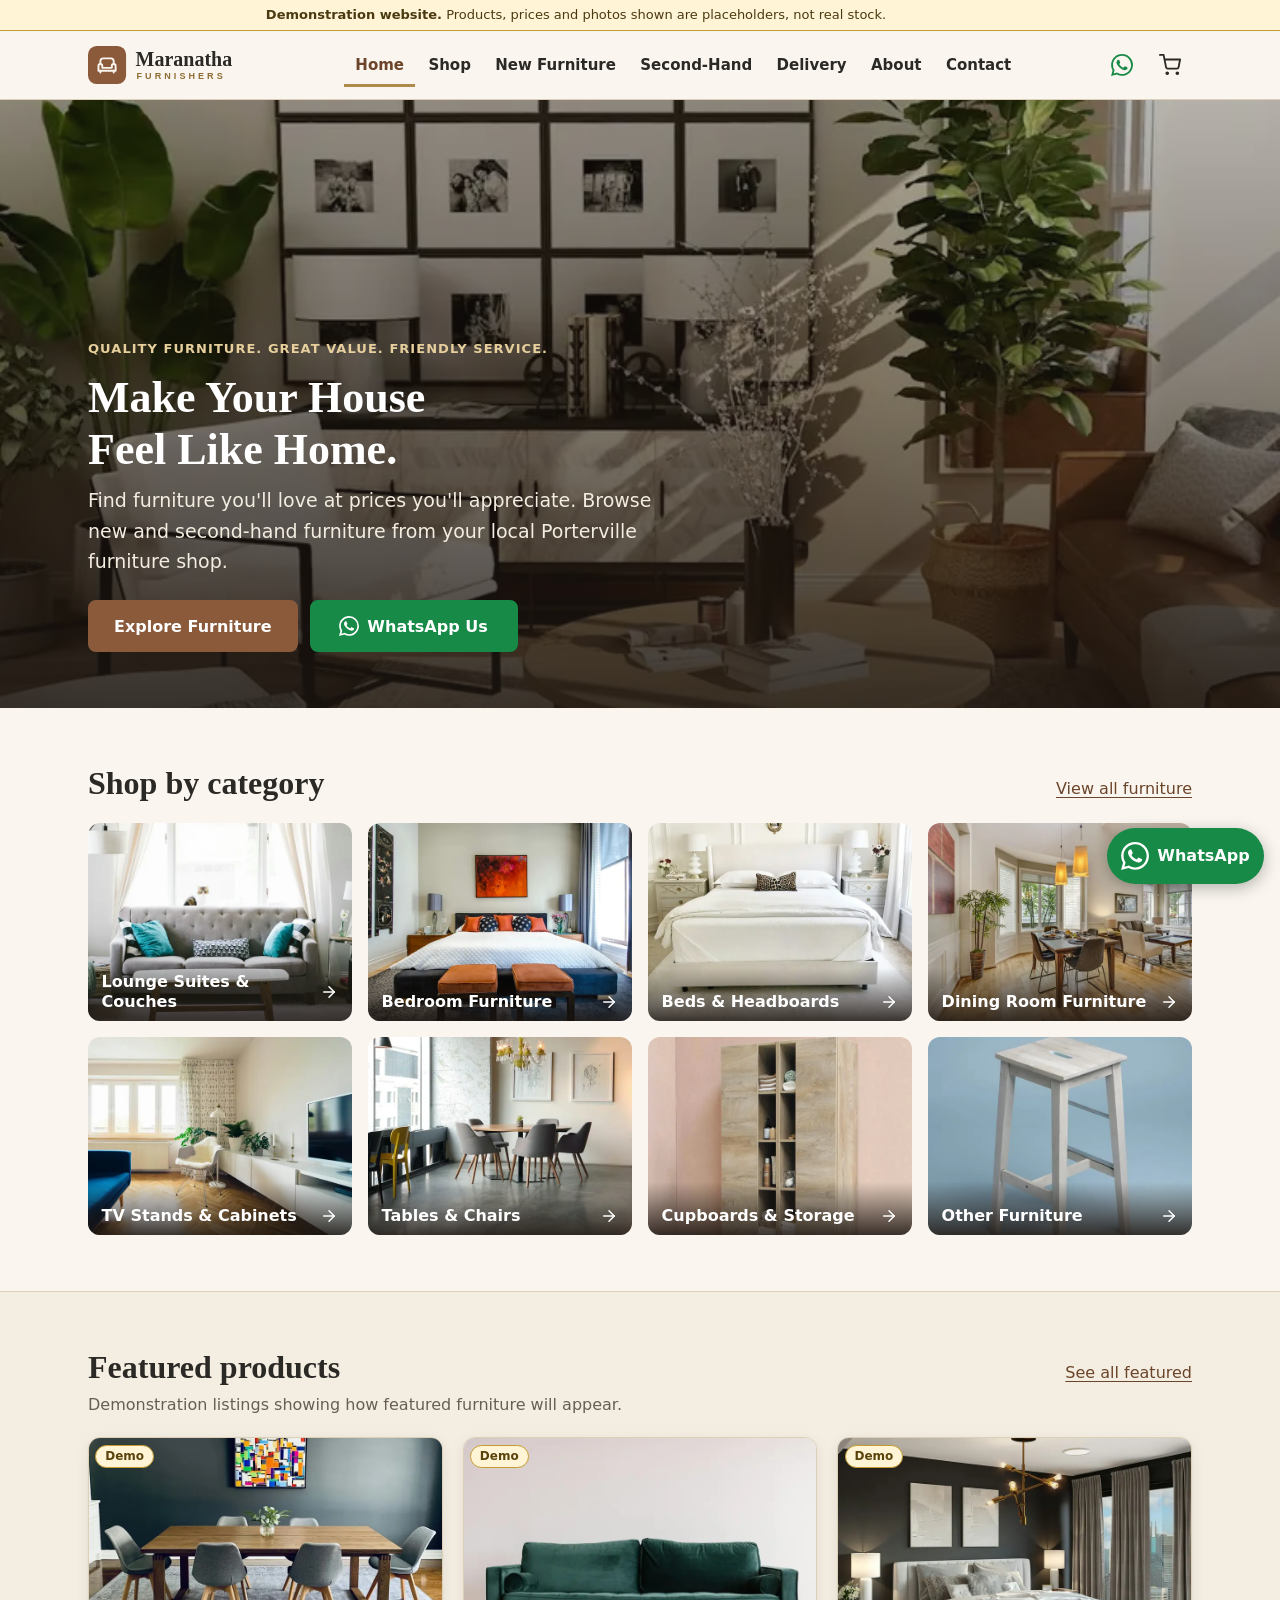
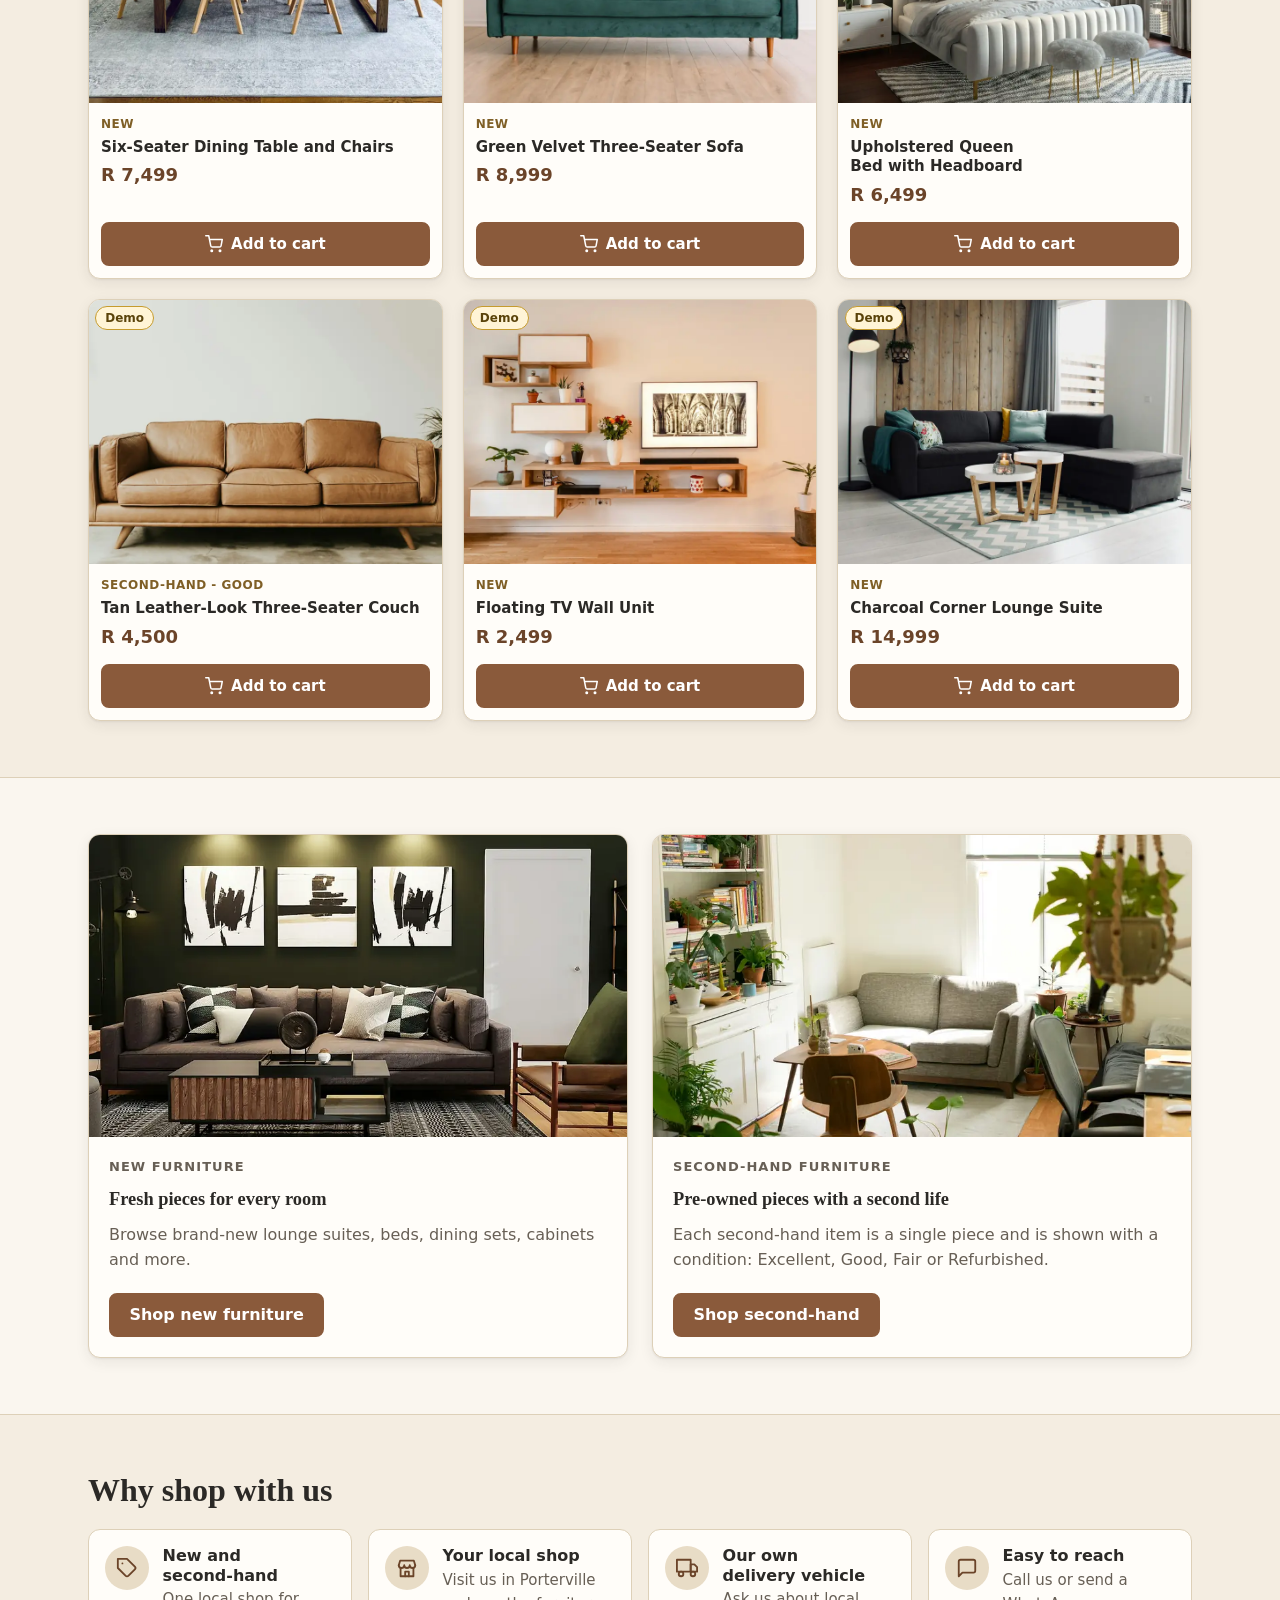
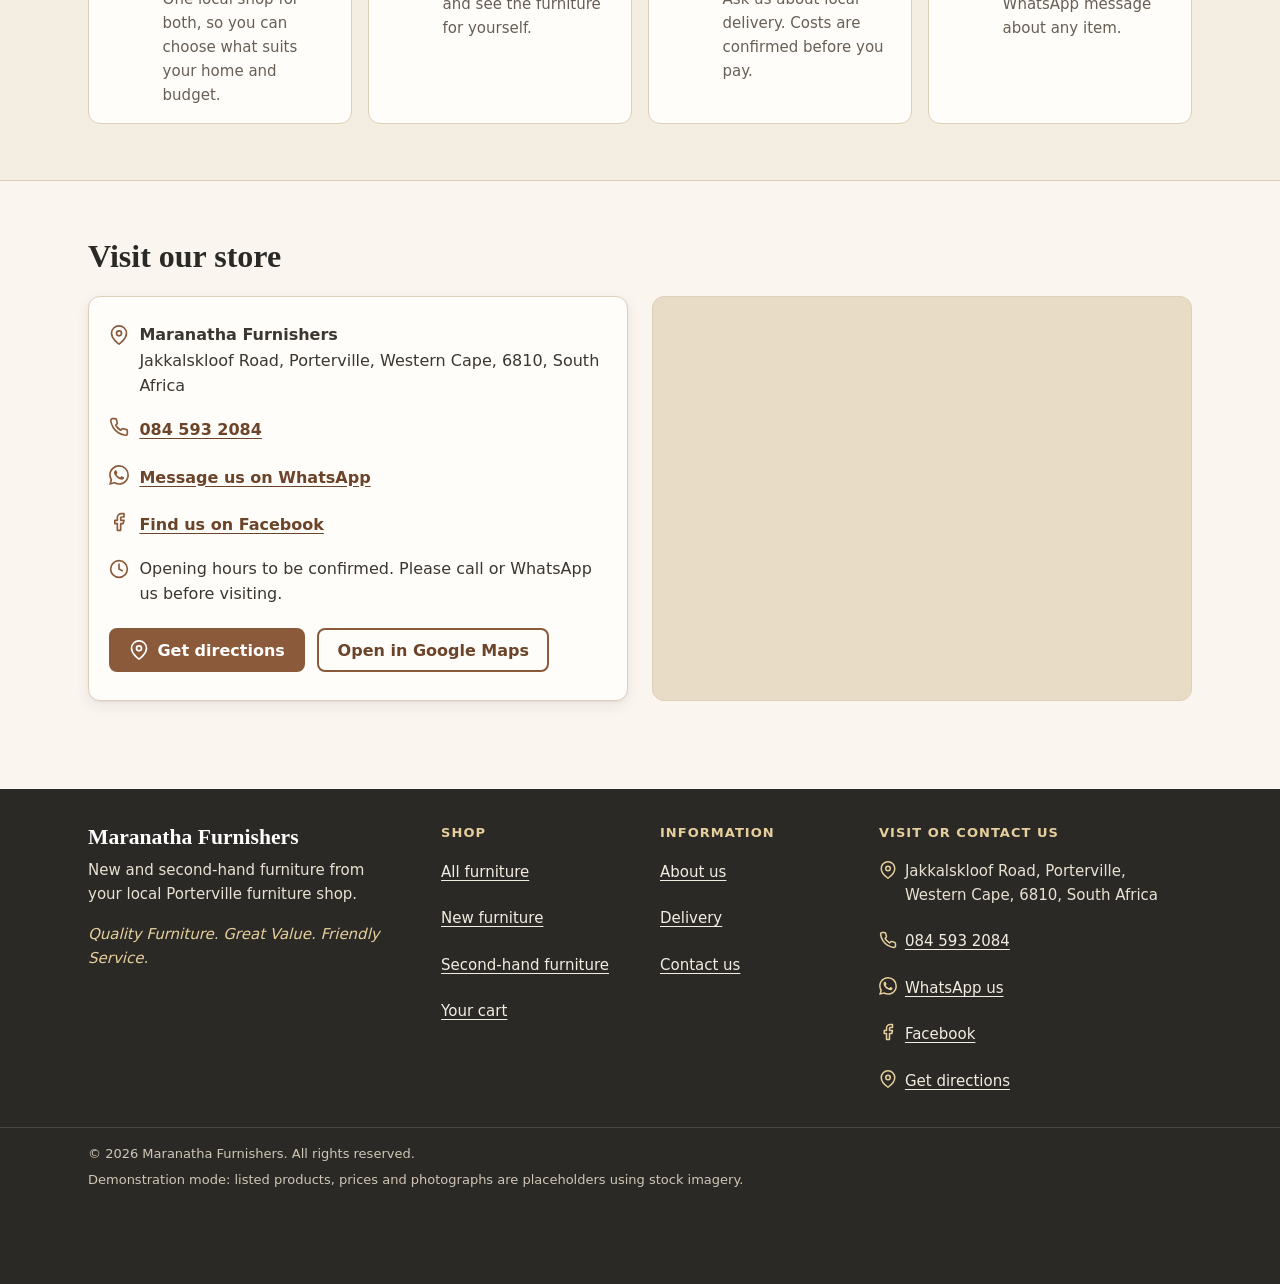
<file: index.html>
<!DOCTYPE html>
<html lang="en-ZA">
<head>
    <meta charset="utf-8">
    <meta name="viewport" content="width=device-width, initial-scale=1">
    <title>Maranatha Furnishers | New &amp; Second-Hand Furniture in Porterville</title>
    <meta name="description" content="Browse new and second-hand furniture from your local Porterville furniture shop. Lounge suites, beds, dining sets, TV stands and more.">
    <meta name="theme-color" content="#8a5a3b">
    <link rel="icon" href="assets/icons/favicon.svg" type="image/svg+xml">
    <link rel="stylesheet" href="css/main.css">
    <link rel="stylesheet" href="css/components.css">
    <link rel="stylesheet" href="css/responsive.css">
</head>
<body data-page="home">
    <div id="site-header"></div>
    <noscript><p class="notice notice--warning container">This website needs JavaScript to show products and the cart. Please enable it, or contact us on WhatsApp or by phone.</p></noscript>

    <main id="main">
        <section class="hero" aria-labelledby="hero-title">
            <picture>
                <source media="(min-width: 48em)" srcset="assets/images/hero/hero-desktop.webp" width="1600" height="800">
                <img class="hero__image" src="assets/images/hero/hero-mobile.webp" width="800" height="1000" fetchpriority="high"
                     alt="Sunny living room with a brown sofa, armchair and coffee table (demonstration stock photo)">
            </picture>
            <div class="container hero__content">
                <p class="hero__eyebrow" data-config="slogan"></p>
                <h1 id="hero-title">Make Your House Feel Like Home.</h1>
                <p class="hero__text">Find furniture you'll love at prices you'll appreciate. Browse new and second-hand furniture from your local Porterville furniture shop.</p>
                <div class="hero__actions">
                    <a class="btn btn--primary btn--large" href="pages/shop.html">Explore Furniture</a>
                    <a class="btn btn--whatsapp btn--large" data-link="whatsapp" data-icon="whatsapp">WhatsApp Us</a>
                </div>
            </div>
        </section>

        <section class="section" aria-labelledby="categories-title">
            <div class="container">
                <div class="section-header">
                    <h2 id="categories-title">Shop by category</h2>
                    <a href="pages/shop.html">View all furniture</a>
                </div>
                <div id="category-grid" class="category-grid"><p class="loading">Loading categories...</p></div>
            </div>
        </section>

        <section class="section section--alt" aria-labelledby="featured-title">
            <div class="container">
                <div class="section-header">
                    <div>
                        <h2 id="featured-title">Featured products</h2>
                        <p class="section-intro">Demonstration listings showing how featured furniture will appear.</p>
                    </div>
                    <a href="pages/shop.html?featured=1">See all featured</a>
                </div>
                <div id="featured-grid" class="product-grid"><p class="loading">Loading featured products...</p></div>
            </div>
        </section>

        <section class="section" aria-labelledby="promo-title">
            <div class="container">
                <h2 id="promo-title" class="sr-only">New and second-hand furniture</h2>
                <div class="promo-grid">
                    <article class="promo">
                        <img src="assets/images/hero/promo-new.webp" width="800" height="600" loading="lazy"
                             alt="Modern living room with a dark sofa and wooden coffee table (demonstration stock photo)">
                        <div class="promo__body">
                            <p class="eyebrow">New furniture</p>
                            <h3>Fresh pieces for every room</h3>
                            <p>Browse brand-new lounge suites, beds, dining sets, cabinets and more.</p>
                            <a class="btn btn--primary" href="pages/new-furniture.html">Shop new furniture</a>
                        </div>
                    </article>
                    <article class="promo">
                        <img src="assets/images/hero/promo-second-hand.webp" width="800" height="600" loading="lazy"
                             alt="Cosy living room with a grey sofa, wooden chairs and plants (demonstration stock photo)">
                        <div class="promo__body">
                            <p class="eyebrow">Second-hand furniture</p>
                            <h3>Pre-owned pieces with a second life</h3>
                            <p>Each second-hand item is a single piece and is shown with a condition: Excellent, Good, Fair or Refurbished.</p>
                            <a class="btn btn--primary" href="pages/second-hand.html">Shop second-hand</a>
                        </div>
                    </article>
                </div>
            </div>
        </section>

        <section class="section section--alt" aria-labelledby="why-title">
            <div class="container">
                <div class="section-header"><h2 id="why-title">Why shop with us</h2></div>
                <ul class="feature-grid">
                    <li class="feature">
                        <span class="feature__icon" data-icon="tag" data-icon-size="22"></span>
                        <div><h3>New and second-hand</h3><p>One local shop for both, so you can choose what suits your home and budget.</p></div>
                    </li>
                    <li class="feature">
                        <span class="feature__icon" data-icon="store" data-icon-size="22"></span>
                        <div><h3>Your local shop</h3><p>Visit us in Porterville and see the furniture for yourself.</p></div>
                    </li>
                    <li class="feature">
                        <span class="feature__icon" data-icon="truck" data-icon-size="22"></span>
                        <div><h3>Our own delivery vehicle</h3><p>Ask us about local delivery. Costs are confirmed before you pay.</p></div>
                    </li>
                    <li class="feature">
                        <span class="feature__icon" data-icon="chat" data-icon-size="22"></span>
                        <div><h3>Easy to reach</h3><p>Call us or send a WhatsApp message about any item.</p></div>
                    </li>
                </ul>
            </div>
        </section>

        <section class="section" aria-labelledby="visit-title">
            <div class="container">
                <div class="section-header"><h2 id="visit-title">Visit our store</h2></div>
                <div class="info-grid">
                    <div class="card">
                        <ul class="contact-list">
                            <li data-icon="pin"><span><strong data-config="businessName"></strong><br><span data-config="address"></span></span></li>
                            <li data-icon="phone"><a data-link="tel" data-config="phone"></a></li>
                            <li data-icon="whatsapp"><a data-link="whatsapp">Message us on WhatsApp</a></li>
                            <li data-icon="facebook"><a data-link="facebook">Find us on Facebook</a></li>
                            <li data-icon="clock"><span data-config="openingHours"></span></li>
                        </ul>
                        <div class="actions">
                            <a class="btn btn--primary" data-link="directions" data-icon="pin">Get directions</a>
                            <a class="btn btn--outline" data-link="maps">Open in Google Maps</a>
                        </div>
                    </div>
                    <div class="map-frame" data-map></div>
                </div>
            </div>
        </section>
    </main>

    <div id="site-footer"></div>
    <script type="module" src="js/home.js"></script>
</body>
</html>
</file>
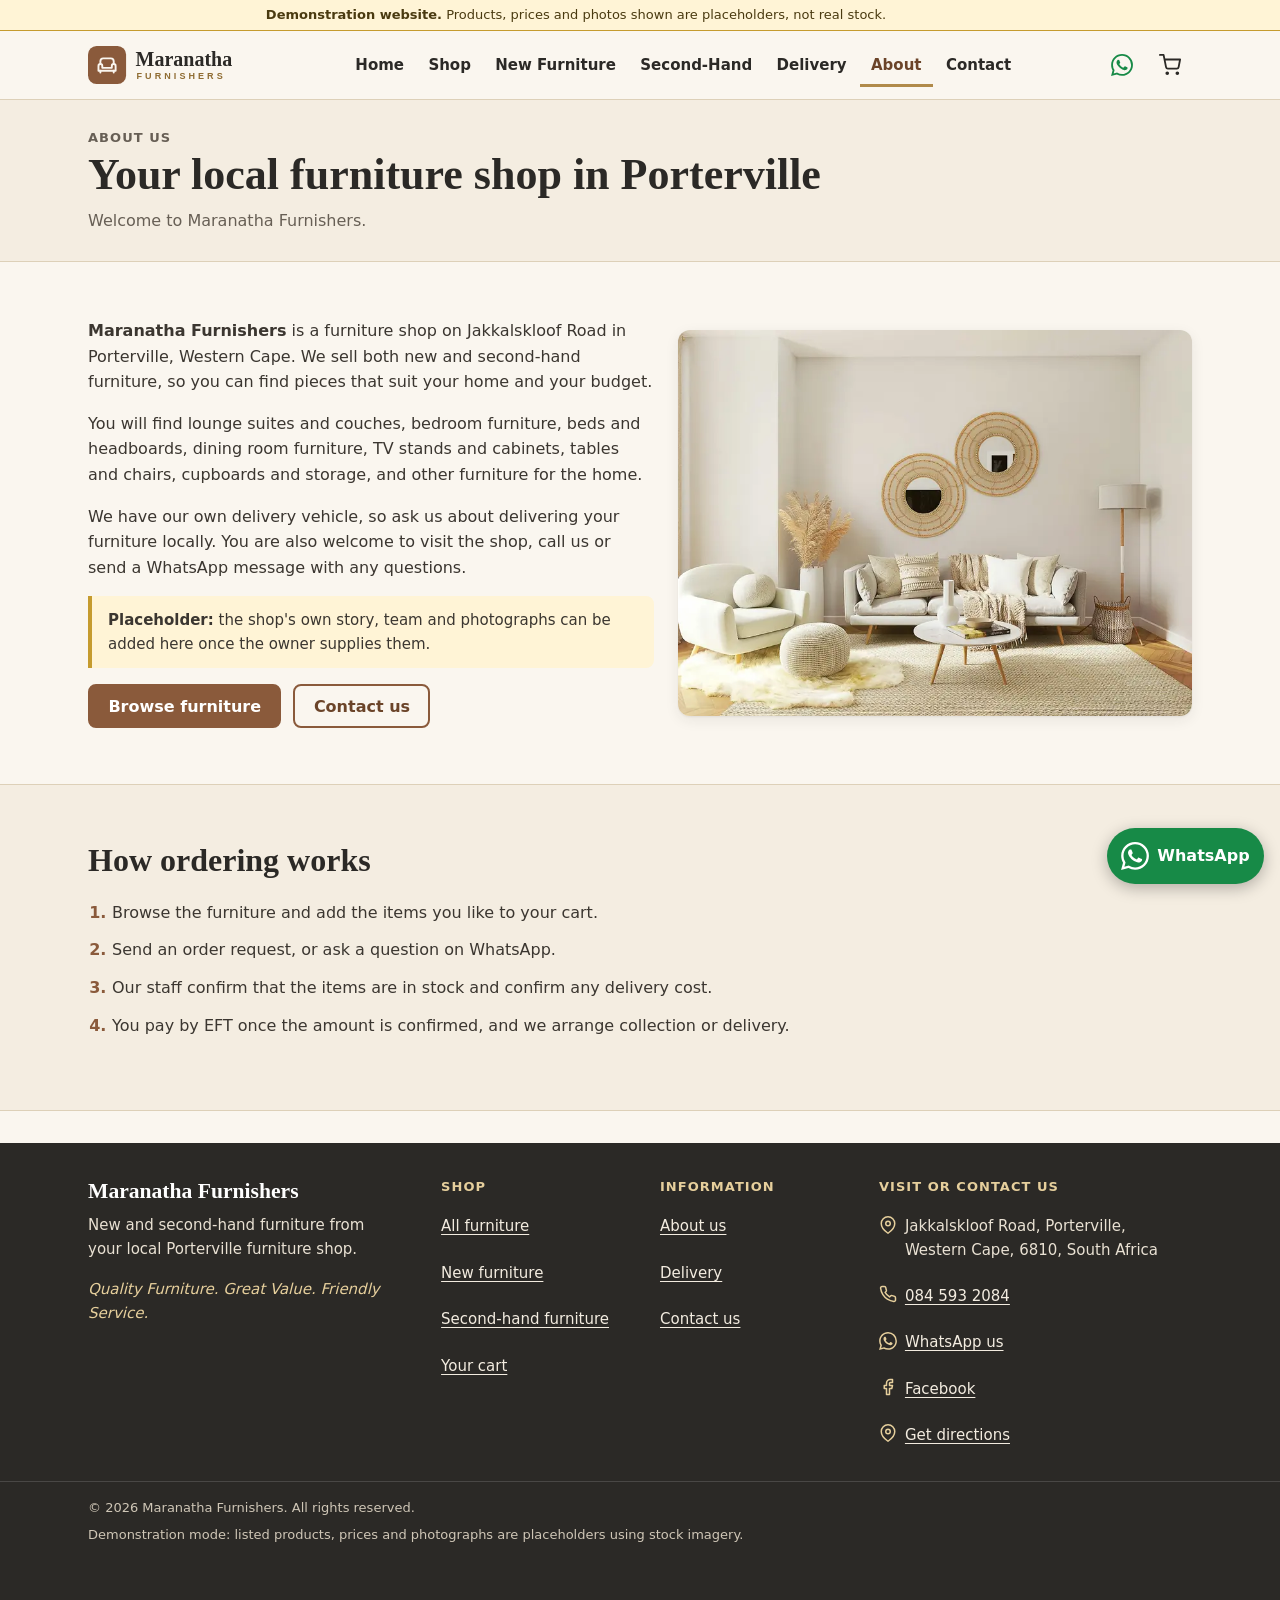
<file: pages/about.html>
<!DOCTYPE html>
<html lang="en-ZA">
<head>
    <meta charset="utf-8">
    <meta name="viewport" content="width=device-width, initial-scale=1">
    <title>About Us | Maranatha Furnishers</title>
    <meta name="description" content="Maranatha Furnishers is a local furniture shop in Porterville selling new and second-hand furniture.">
    <meta name="theme-color" content="#8a5a3b">
    <link rel="icon" href="../assets/icons/favicon.svg" type="image/svg+xml">
    <link rel="stylesheet" href="../css/main.css">
    <link rel="stylesheet" href="../css/components.css">
    <link rel="stylesheet" href="../css/responsive.css">
</head>
<body data-page="about">
    <div id="site-header"></div>
    <noscript><p class="notice notice--warning container">Some features of this website need JavaScript. Please enable it, or contact us on WhatsApp or by phone.</p></noscript>

    <main id="main">
        <section class="page-hero">
            <div class="container">
                <p class="eyebrow">About us</p>
                <h1>Your local furniture shop in Porterville</h1>
                <p>Welcome to <span data-config="businessName"></span>.</p>
            </div>
        </section>

        <section class="section">
            <div class="container info-grid info-grid--about">
                <div class="prose">
                    <p><strong data-config="businessName"></strong> is a furniture shop on Jakkalskloof Road in Porterville, Western Cape. We sell both new and second-hand furniture, so you can find pieces that suit your home and your budget.</p>
                    <p>You will find lounge suites and couches, bedroom furniture, beds and headboards, dining room furniture, TV stands and cabinets, tables and chairs, cupboards and storage, and other furniture for the home.</p>
                    <p>We have our own delivery vehicle, so ask us about delivering your furniture locally. You are also welcome to visit the shop, call us or send a WhatsApp message with any questions.</p>
                    <p data-requires="demoMode" class="notice notice--demo"><strong>Placeholder:</strong> the shop's own story, team and photographs can be added here once the owner supplies them.</p>
                    <div class="actions">
                        <a class="btn btn--primary" href="shop.html">Browse furniture</a>
                        <a class="btn btn--outline" href="contact.html">Contact us</a>
                    </div>
                </div>
                <img class="promo-image" src="../assets/images/hero/about.webp" width="800" height="600" loading="lazy"
                     alt="Bright living room with a cream sofa, round mirrors and a coffee table (demonstration stock photo)">
            </div>
        </section>

        <section class="section section--alt" aria-labelledby="how-title">
            <div class="container">
                <div class="section-header"><h2 id="how-title">How ordering works</h2></div>
                <ol class="steps">
                    <li>Browse the furniture and add the items you like to your cart.</li>
                    <li>Send an order request, or ask a question on WhatsApp.</li>
                    <li>Our staff confirm that the items are in stock and confirm any delivery cost.</li>
                    <li>You pay by EFT once the amount is confirmed, and we arrange collection or delivery.</li>
                </ol>
            </div>
        </section>
    </main>

    <div id="site-footer"></div>
    <script type="module" src="../js/common.js"></script>
</body>
</html>
</file>
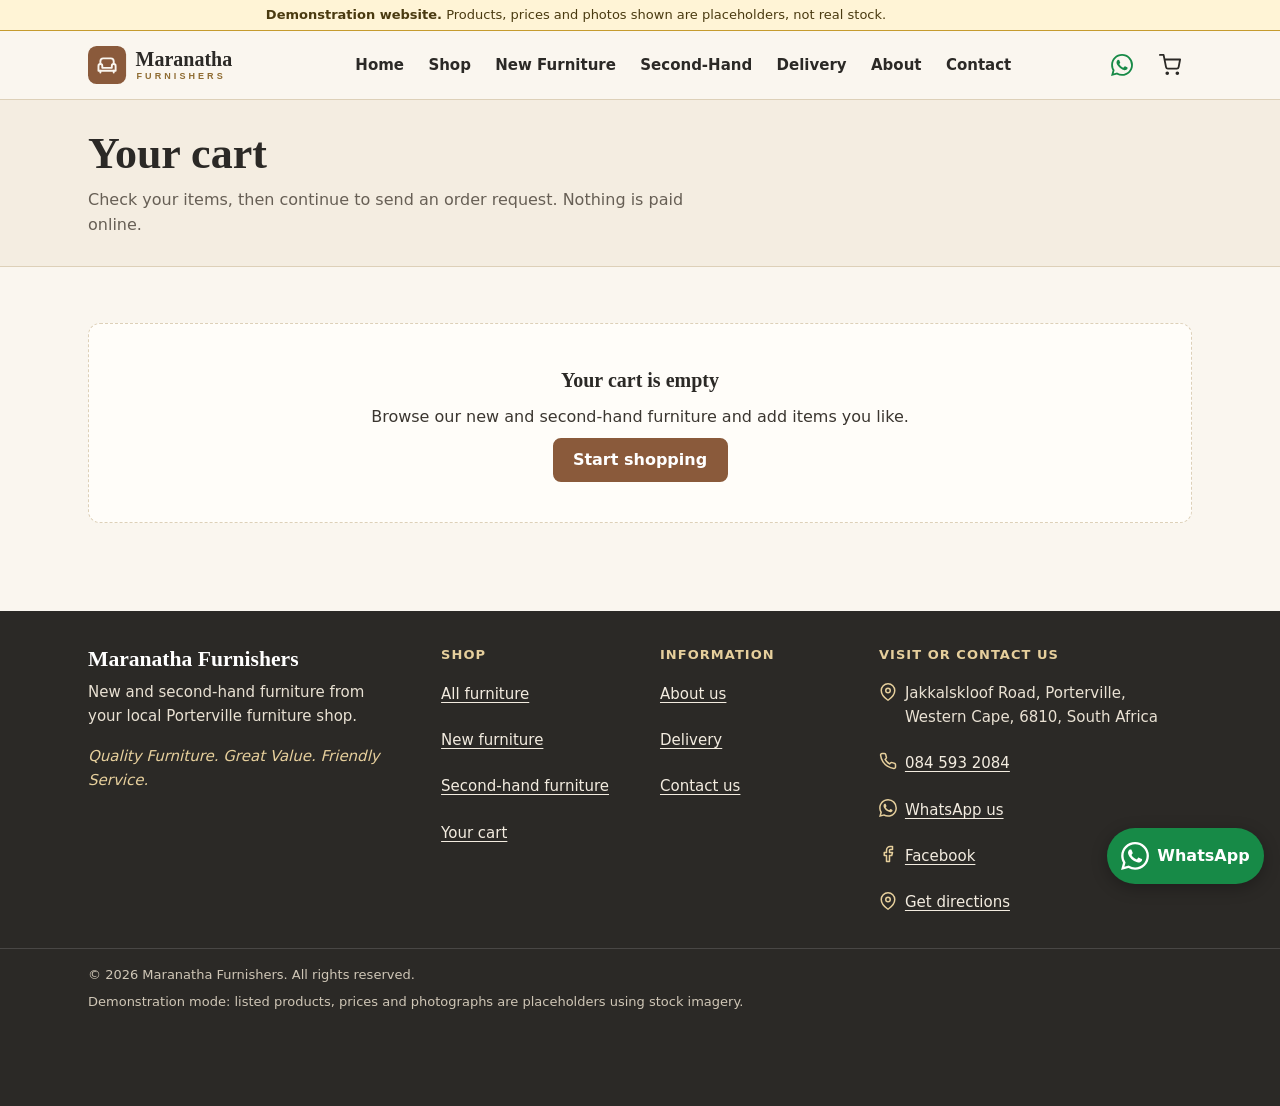
<file: pages/cart.html>
<!DOCTYPE html>
<html lang="en-ZA">
<head>
    <meta charset="utf-8">
    <meta name="viewport" content="width=device-width, initial-scale=1">
    <title>Your Cart | Maranatha Furnishers</title>
    <meta name="description" content="Review the furniture in your cart before sending an order request to Maranatha Furnishers.">
    <meta name="theme-color" content="#8a5a3b">
    <link rel="icon" href="../assets/icons/favicon.svg" type="image/svg+xml">
    <link rel="stylesheet" href="../css/main.css">
    <link rel="stylesheet" href="../css/components.css">
    <link rel="stylesheet" href="../css/responsive.css">
</head>
<body data-page="cart">
    <div id="site-header"></div>
    <noscript><p class="notice notice--warning container">This website needs JavaScript for the shopping cart. Please enable it, or contact us on WhatsApp or by phone.</p></noscript>

    <main id="main">
        <section class="page-hero">
            <div class="container">
                <h1 id="cart-heading" tabindex="-1">Your cart</h1>
                <p>Check your items, then continue to send an order request. Nothing is paid online.</p>
            </div>
        </section>
        <div class="container section section--tight">
            <div id="cart-root"><p class="loading">Loading your cart...</p></div>
        </div>
    </main>

    <div id="site-footer"></div>
    <script type="module" src="../js/cart.js"></script>
</body>
</html>
</file>
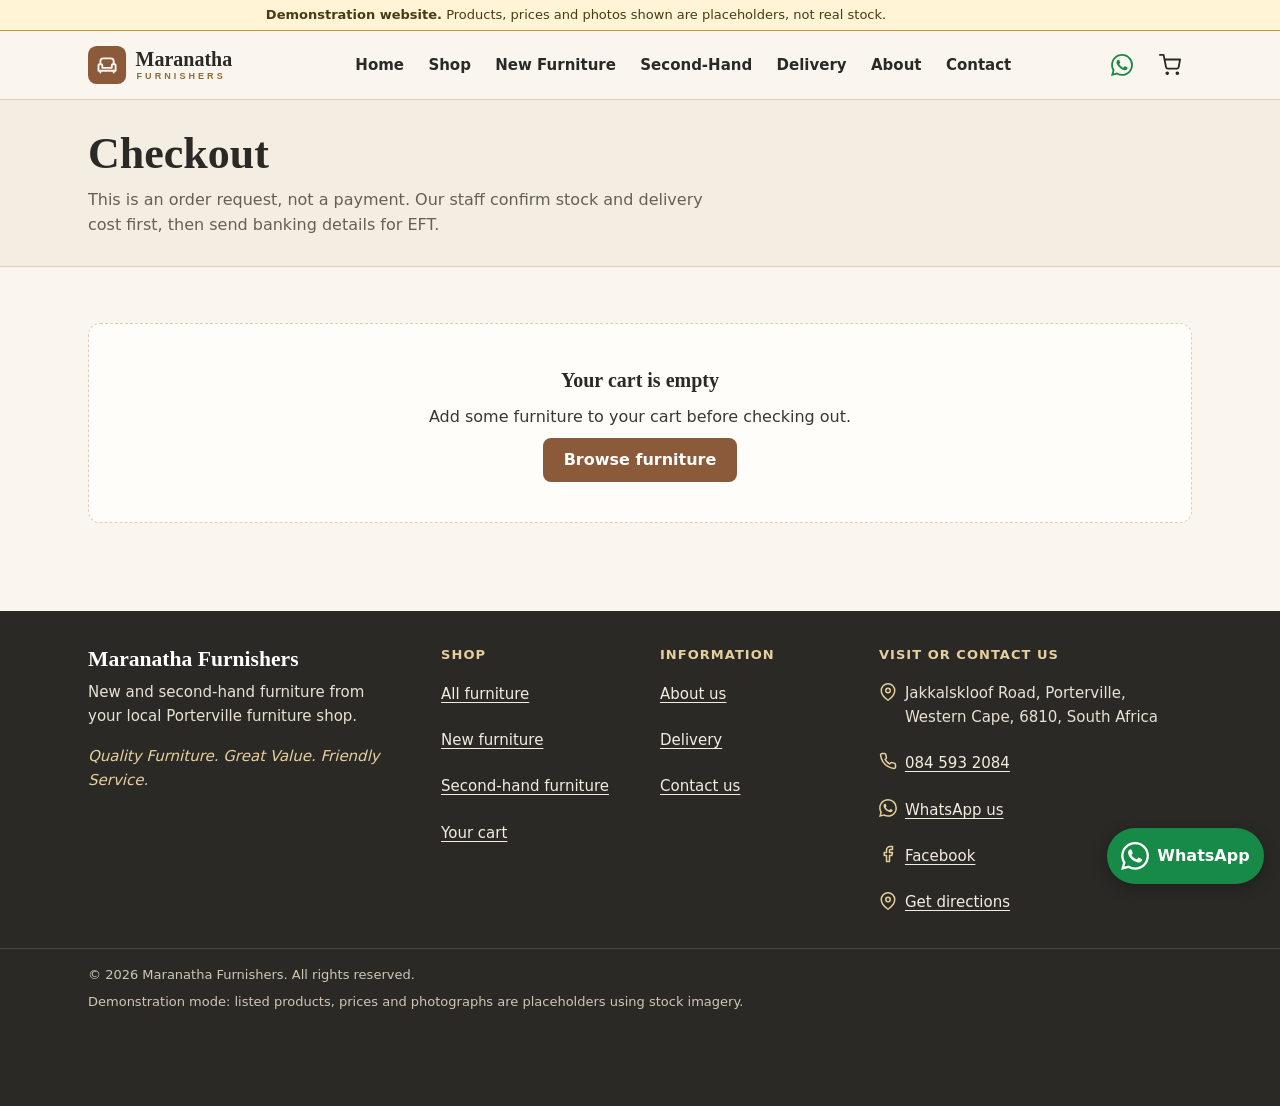
<file: pages/checkout.html>
<!DOCTYPE html>
<html lang="en-ZA">
<head>
    <meta charset="utf-8">
    <meta name="viewport" content="width=device-width, initial-scale=1">
    <title>Checkout | Maranatha Furnishers</title>
    <meta name="description" content="Send your furniture order request to Maranatha Furnishers. Stock and delivery are confirmed before payment.">
    <meta name="theme-color" content="#8a5a3b">
    <link rel="icon" href="../assets/icons/favicon.svg" type="image/svg+xml">
    <link rel="stylesheet" href="../css/main.css">
    <link rel="stylesheet" href="../css/components.css">
    <link rel="stylesheet" href="../css/responsive.css">
</head>
<body data-page="cart">
    <div id="site-header"></div>
    <noscript><p class="notice notice--warning container">This website needs JavaScript for checkout. Please enable it, or contact us on WhatsApp or by phone.</p></noscript>

    <main id="main">
        <section class="page-hero">
            <div class="container">
                <h1>Checkout</h1>
                <p>This is an order request, not a payment. Our staff confirm stock and delivery cost first, then send banking details for EFT.</p>
            </div>
        </section>

        <div class="container section section--tight">
            <p class="loading" data-checkout-loading>Loading your order...</p>

            <div class="state state--empty" data-checkout-empty hidden>
                <p class="state__title">Your cart is empty</p>
                <p>Add some furniture to your cart before checking out.</p>
                <a class="btn btn--primary" href="shop.html">Browse furniture</a>
            </div>

            <div class="state state--error" data-checkout-blocked hidden>
                <p class="state__title">Some items need your attention</p>
                <p>One or more items in your cart are no longer available. Please review your cart first.</p>
                <a class="btn btn--primary" href="cart.html">Go to cart</a>
            </div>

            <div class="checkout-layout" data-checkout-content hidden>
                <aside class="checkout-summary" data-order-summary aria-labelledby="summary-title"></aside>

                <form id="checkout-form" class="checkout-form" novalidate>
                    <section class="form-section" aria-labelledby="contact-title">
                        <h2 id="contact-title">Your details</h2>
                        <div class="form-grid form-grid--2">
                            <div class="field field--full">
                                <label for="fullName">Full name <span class="req" aria-hidden="true">*</span></label>
                                <input class="input" id="fullName" name="fullName" type="text" autocomplete="name" required aria-describedby="fullName-error">
                                <p class="field__error" id="fullName-error" hidden></p>
                            </div>
                            <div class="field">
                                <label for="phone">Contact number <span class="req" aria-hidden="true">*</span></label>
                                <input class="input" id="phone" name="phone" type="tel" inputmode="tel" autocomplete="tel" placeholder="e.g. 084 593 2084" required aria-describedby="phone-error">
                                <p class="field__error" id="phone-error" hidden></p>
                            </div>
                            <div class="field">
                                <label for="email">Email address <span class="req" aria-hidden="true">*</span></label>
                                <input class="input" id="email" name="email" type="email" inputmode="email" autocomplete="email" placeholder="name@example.com" required aria-describedby="email-error">
                                <p class="field__error" id="email-error" hidden></p>
                            </div>
                        </div>
                    </section>

                    <section class="form-section" aria-labelledby="delivery-title">
                        <h2 id="delivery-title">Delivery or collection</h2>
                        <fieldset class="field" aria-describedby="fulfilment-error">
                            <legend class="sr-only">Delivery or collection</legend>
                            <div class="option-cards">
                                <label class="option-card">
                                    <input type="radio" name="fulfilment" value="delivery">
                                    <span>Delivery<small>Cost confirmed by staff</small></span>
                                </label>
                                <label class="option-card">
                                    <input type="radio" name="fulfilment" value="collection">
                                    <span>Collection<small>From our store in Porterville</small></span>
                                </label>
                            </div>
                            <p class="field__error" id="fulfilment-error" hidden></p>
                        </fieldset>

                        <div class="form-grid" data-delivery-fields hidden>
                            <div class="field">
                                <label for="address">Delivery address <span class="req" aria-hidden="true">*</span></label>
                                <textarea class="textarea" id="address" name="address" rows="3" autocomplete="street-address" aria-describedby="address-error"></textarea>
                                <p class="field__error" id="address-error" hidden></p>
                            </div>
                            <div class="field">
                                <label for="town">Town / suburb <span class="req" aria-hidden="true">*</span></label>
                                <input class="input" id="town" name="town" type="text" autocomplete="address-level2" aria-describedby="town-error">
                                <p class="field__error" id="town-error" hidden></p>
                            </div>
                        </div>

                        <div class="field">
                            <label for="instructions">Additional instructions <span class="hint">(optional)</span></label>
                            <textarea class="textarea" id="instructions" name="instructions" rows="3" maxlength="500" aria-describedby="instructions-error"></textarea>
                            <p class="field__error" id="instructions-error" hidden></p>
                        </div>
                    </section>

                    <div class="hp" aria-hidden="true">
                        <label for="website">Leave this field empty</label>
                        <input id="website" name="website" type="text" tabindex="-1" autocomplete="off">
                    </div>

                    <div class="notice" role="note">
                        <p><strong>Before you pay:</strong> stock and delivery charges must be confirmed by our staff. The final amount is confirmed after that, and payment is by EFT.</p>
                    </div>

                    <div data-submit-result role="alert" hidden></div>

                    <button type="submit" class="btn btn--primary btn--large btn--block">Send order request</button>
                </form>
            </div>
        </div>
    </main>

    <div id="site-footer"></div>
    <script type="module" src="../js/checkout.js"></script>
</body>
</html>
</file>
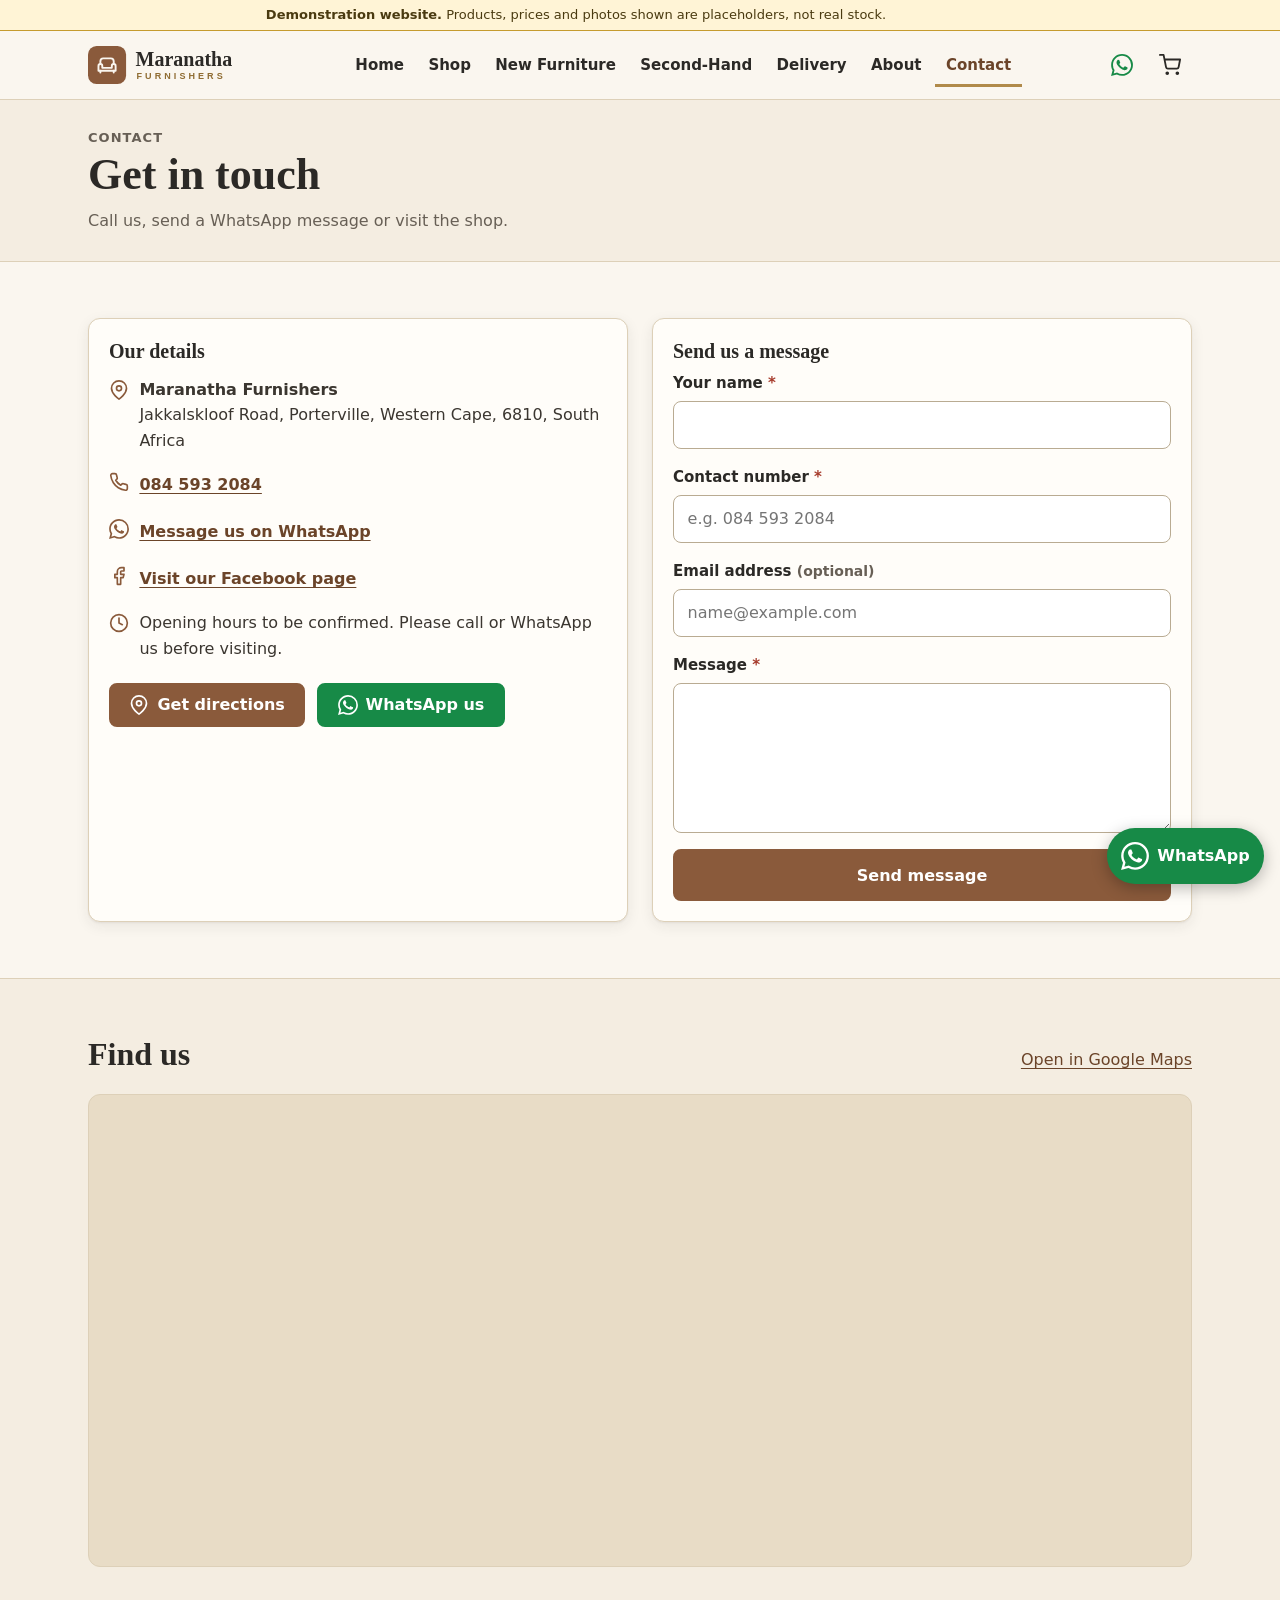
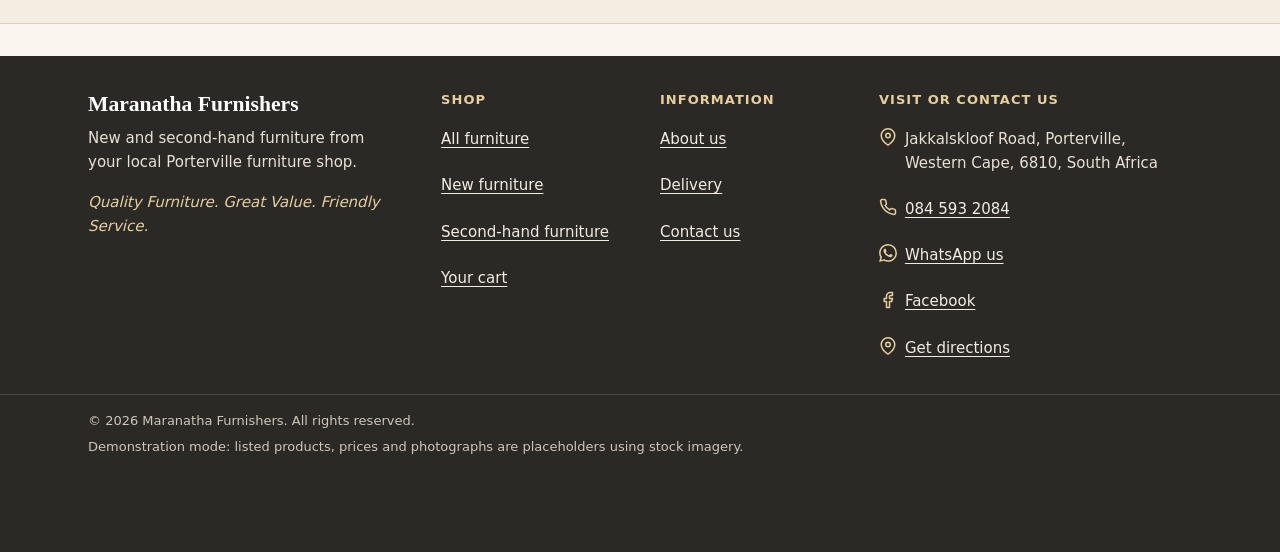
<file: pages/contact.html>
<!DOCTYPE html>
<html lang="en-ZA">
<head>
    <meta charset="utf-8">
    <meta name="viewport" content="width=device-width, initial-scale=1">
    <title>Contact Us | Maranatha Furnishers</title>
    <meta name="description" content="Contact Maranatha Furnishers in Porterville by phone, WhatsApp or Facebook, or visit the shop on Jakkalskloof Road.">
    <meta name="theme-color" content="#8a5a3b">
    <link rel="icon" href="../assets/icons/favicon.svg" type="image/svg+xml">
    <link rel="stylesheet" href="../css/main.css">
    <link rel="stylesheet" href="../css/components.css">
    <link rel="stylesheet" href="../css/responsive.css">
</head>
<body data-page="contact">
    <div id="site-header"></div>
    <noscript><p class="notice notice--warning container">The contact form needs JavaScript. Please enable it, or contact us on WhatsApp or by phone.</p></noscript>

    <main id="main">
        <section class="page-hero">
            <div class="container">
                <p class="eyebrow">Contact</p>
                <h1>Get in touch</h1>
                <p>Call us, send a WhatsApp message or visit the shop.</p>
            </div>
        </section>

        <section class="section">
            <div class="container info-grid">
                <div class="card">
                    <h2>Our details</h2>
                    <ul class="contact-list">
                        <li data-icon="pin"><span><strong data-config="businessName"></strong><br><span data-config="address"></span></span></li>
                        <li data-icon="phone"><a data-link="tel" data-config="phone"></a></li>
                        <li data-icon="whatsapp"><a data-link="whatsapp">Message us on WhatsApp</a></li>
                        <li data-icon="facebook"><a data-link="facebook">Visit our Facebook page</a></li>
                        <li data-icon="mail" data-requires="email"><a data-link="email" data-config="email"></a></li>
                        <li data-icon="clock"><span data-config="openingHours"></span></li>
                    </ul>
                    <div class="actions">
                        <a class="btn btn--primary" data-link="directions" data-icon="pin">Get directions</a>
                        <a class="btn btn--whatsapp" data-link="whatsapp" data-icon="whatsapp">WhatsApp us</a>
                    </div>
                </div>

                <div class="card">
                    <h2>Send us a message</h2>
                    <form id="contact-form" class="form-grid" novalidate>
                        <div class="field">
                            <label for="fullName">Your name <span class="req" aria-hidden="true">*</span></label>
                            <input class="input" id="fullName" name="fullName" type="text" autocomplete="name" required aria-describedby="fullName-error">
                            <p class="field__error" id="fullName-error" hidden></p>
                        </div>
                        <div class="field">
                            <label for="phone">Contact number <span class="req" aria-hidden="true">*</span></label>
                            <input class="input" id="phone" name="phone" type="tel" inputmode="tel" autocomplete="tel" placeholder="e.g. 084 593 2084" required aria-describedby="phone-error">
                            <p class="field__error" id="phone-error" hidden></p>
                        </div>
                        <div class="field">
                            <label for="email">Email address <span class="hint">(optional)</span></label>
                            <input class="input" id="email" name="email" type="email" inputmode="email" autocomplete="email" placeholder="name@example.com" aria-describedby="email-error">
                            <p class="field__error" id="email-error" hidden></p>
                        </div>
                        <div class="field">
                            <label for="message">Message <span class="req" aria-hidden="true">*</span></label>
                            <textarea class="textarea" id="message" name="message" rows="5" required aria-describedby="message-error"></textarea>
                            <p class="field__error" id="message-error" hidden></p>
                        </div>
                        <div class="hp" aria-hidden="true">
                            <label for="website">Leave this field empty</label>
                            <input id="website" name="website" type="text" tabindex="-1" autocomplete="off">
                        </div>
                        <div data-contact-result role="alert" hidden></div>
                        <button type="submit" class="btn btn--primary btn--large btn--block">Send message</button>
                    </form>
                </div>
            </div>
        </section>

        <section class="section section--alt" aria-labelledby="map-title">
            <div class="container">
                <div class="section-header">
                    <h2 id="map-title">Find us</h2>
                    <a data-link="maps">Open in Google Maps</a>
                </div>
                <div class="map-frame map-frame--wide" data-map></div>
            </div>
        </section>
    </main>

    <div id="site-footer"></div>
    <script type="module" src="../js/contact.js"></script>
</body>
</html>
</file>
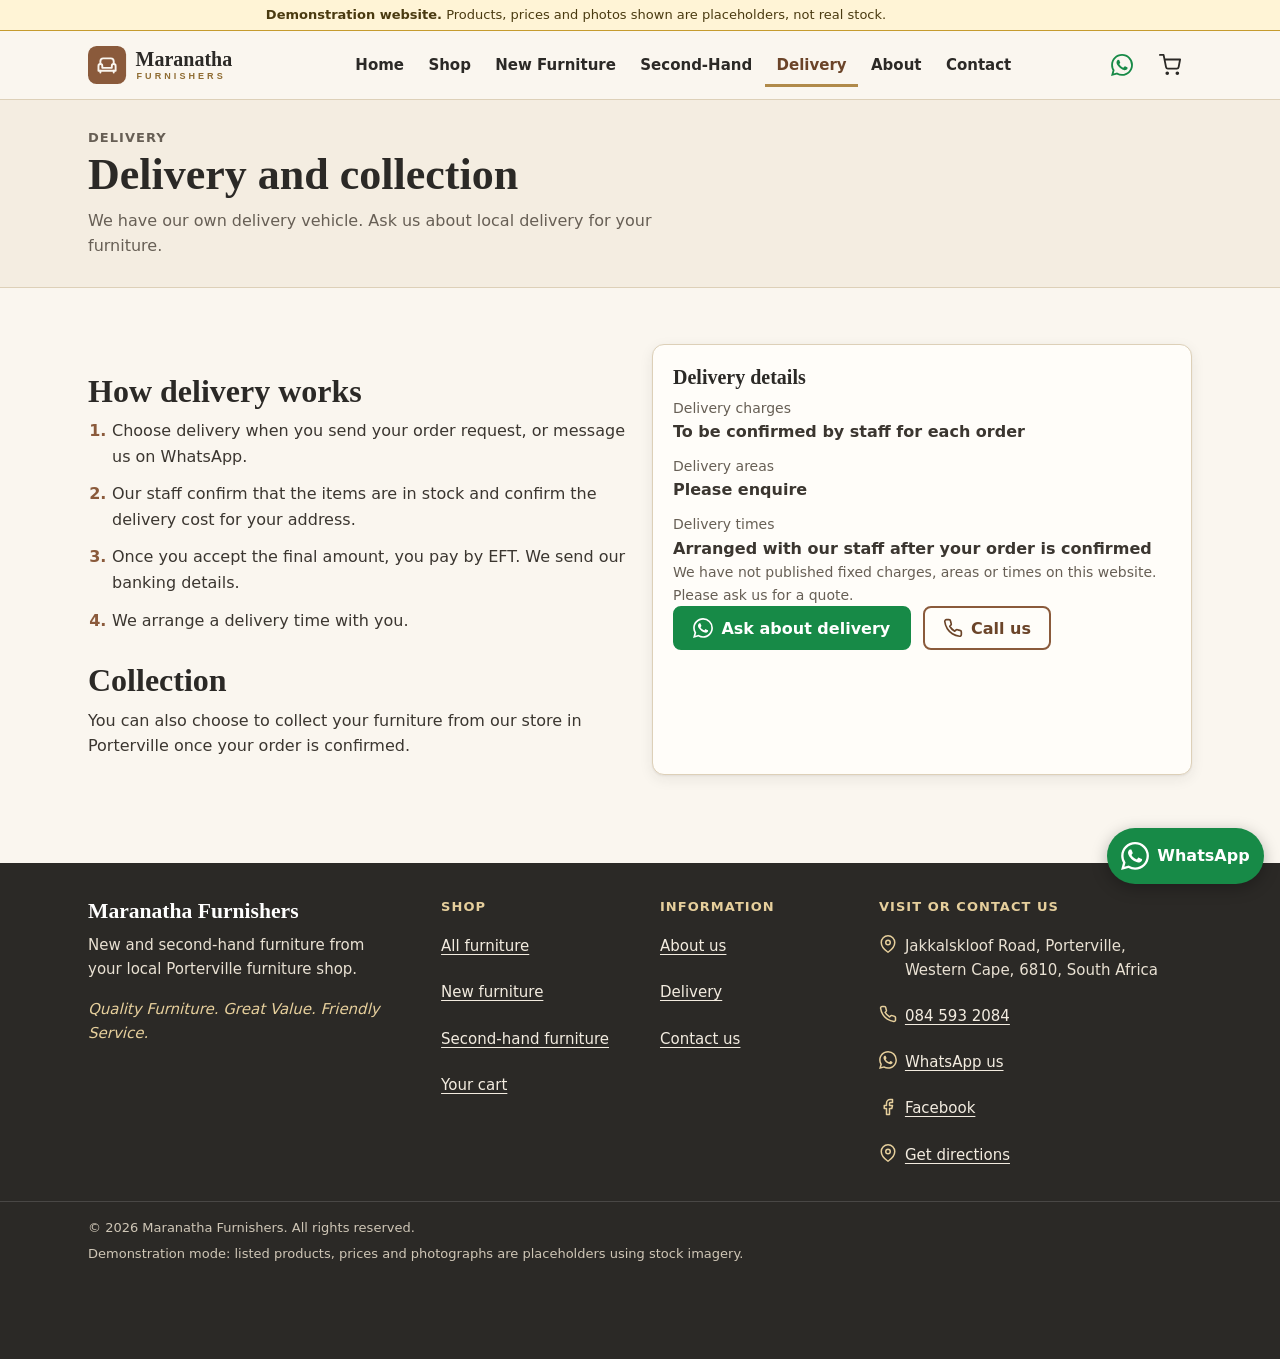
<file: pages/delivery.html>
<!DOCTYPE html>
<html lang="en-ZA">
<head>
    <meta charset="utf-8">
    <meta name="viewport" content="width=device-width, initial-scale=1">
    <title>Delivery | Maranatha Furnishers</title>
    <meta name="description" content="Enquire about local delivery from Maranatha Furnishers using the shop's own delivery vehicle.">
    <meta name="theme-color" content="#8a5a3b">
    <link rel="icon" href="../assets/icons/favicon.svg" type="image/svg+xml">
    <link rel="stylesheet" href="../css/main.css">
    <link rel="stylesheet" href="../css/components.css">
    <link rel="stylesheet" href="../css/responsive.css">
</head>
<body data-page="delivery">
    <div id="site-header"></div>
    <noscript><p class="notice notice--warning container">Some features of this website need JavaScript. Please enable it, or contact us on WhatsApp or by phone.</p></noscript>

    <main id="main">
        <section class="page-hero">
            <div class="container">
                <p class="eyebrow">Delivery</p>
                <h1>Delivery and collection</h1>
                <p>We have our own delivery vehicle. Ask us about local delivery for your furniture.</p>
            </div>
        </section>

        <section class="section">
            <div class="container info-grid">
                <div class="prose">
                    <h2>How delivery works</h2>
                    <ol class="steps">
                        <li>Choose delivery when you send your order request, or message us on WhatsApp.</li>
                        <li>Our staff confirm that the items are in stock and confirm the delivery cost for your address.</li>
                        <li>Once you accept the final amount, you pay by EFT. We send our banking details.</li>
                        <li>We arrange a delivery time with you.</li>
                    </ol>
                    <h2>Collection</h2>
                    <p>You can also choose to collect your furniture from our store in Porterville once your order is confirmed.</p>
                </div>

                <div class="card">
                    <h2>Delivery details</h2>
                    <dl class="detail-list">
                        <div><dt>Delivery charges</dt><dd>To be confirmed by staff for each order</dd></div>
                        <div><dt>Delivery areas</dt><dd>Please enquire</dd></div>
                        <div><dt>Delivery times</dt><dd>Arranged with our staff after your order is confirmed</dd></div>
                    </dl>
                    <p class="hint">We have not published fixed charges, areas or times on this website. Please ask us for a quote.</p>
                    <div class="actions">
                        <a class="btn btn--whatsapp" data-link="whatsapp" data-icon="whatsapp">Ask about delivery</a>
                        <a class="btn btn--outline" data-link="tel" data-icon="phone">Call us</a>
                    </div>
                </div>
            </div>
        </section>
    </main>

    <div id="site-footer"></div>
    <script type="module" src="../js/common.js"></script>
</body>
</html>
</file>
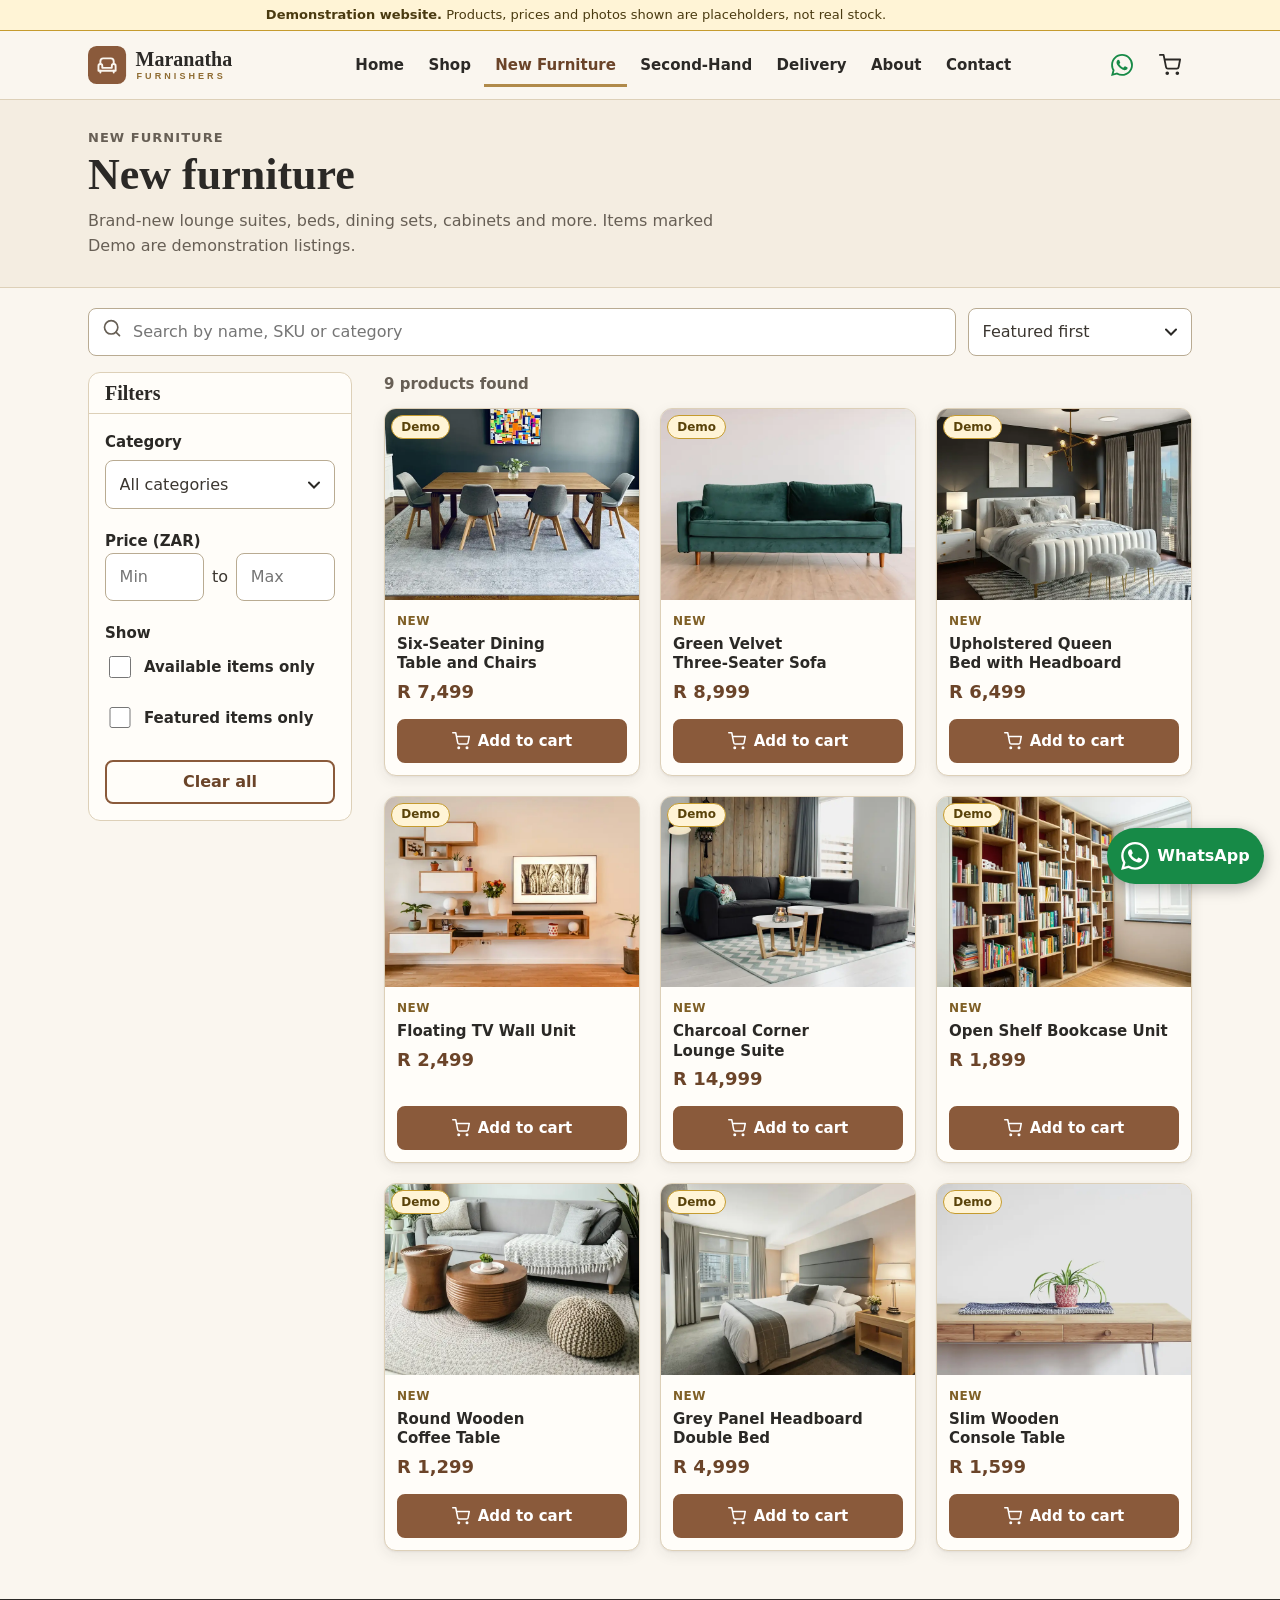
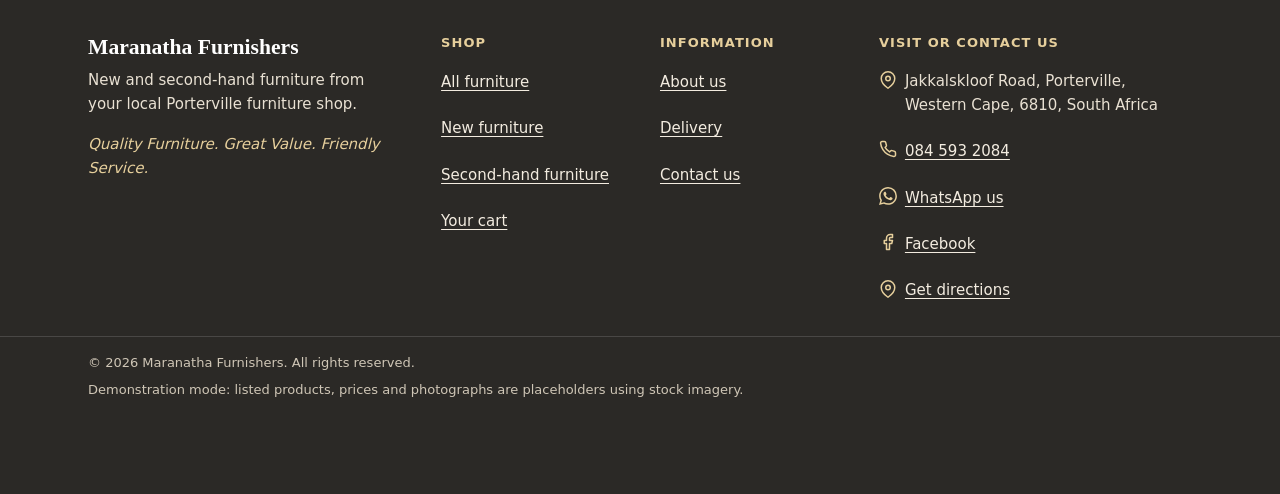
<file: pages/new-furniture.html>
<!DOCTYPE html>
<html lang="en-ZA">
<head>
    <meta charset="utf-8">
    <meta name="viewport" content="width=device-width, initial-scale=1">
    <title>New Furniture | Maranatha Furnishers</title>
    <meta name="description" content="Browse new furniture from Maranatha Furnishers in Porterville.">
    <meta name="theme-color" content="#8a5a3b">
    <link rel="icon" href="../assets/icons/favicon.svg" type="image/svg+xml">
    <link rel="stylesheet" href="../css/main.css">
    <link rel="stylesheet" href="../css/components.css">
    <link rel="stylesheet" href="../css/responsive.css">
</head>
<body data-page="new">
    <div id="site-header"></div>
    <noscript><p class="notice notice--warning container">This website needs JavaScript to show products. Please enable it, or contact us on WhatsApp or by phone.</p></noscript>

    <main id="main" data-shop data-condition-lock="new">
        <section class="page-hero">
            <div class="container">
                <p class="eyebrow">New furniture</p>
                <h1>New furniture</h1>
                <p>Brand-new lounge suites, beds, dining sets, cabinets and more. Items marked Demo are demonstration listings.</p>
            </div>
        </section>
        <div class="container">
            <div id="shop-root"><p class="loading">Loading products...</p></div>
        </div>
    </main>

    <div id="site-footer"></div>
    <script type="module" src="../js/shop.js"></script>
</body>
</html>
</file>
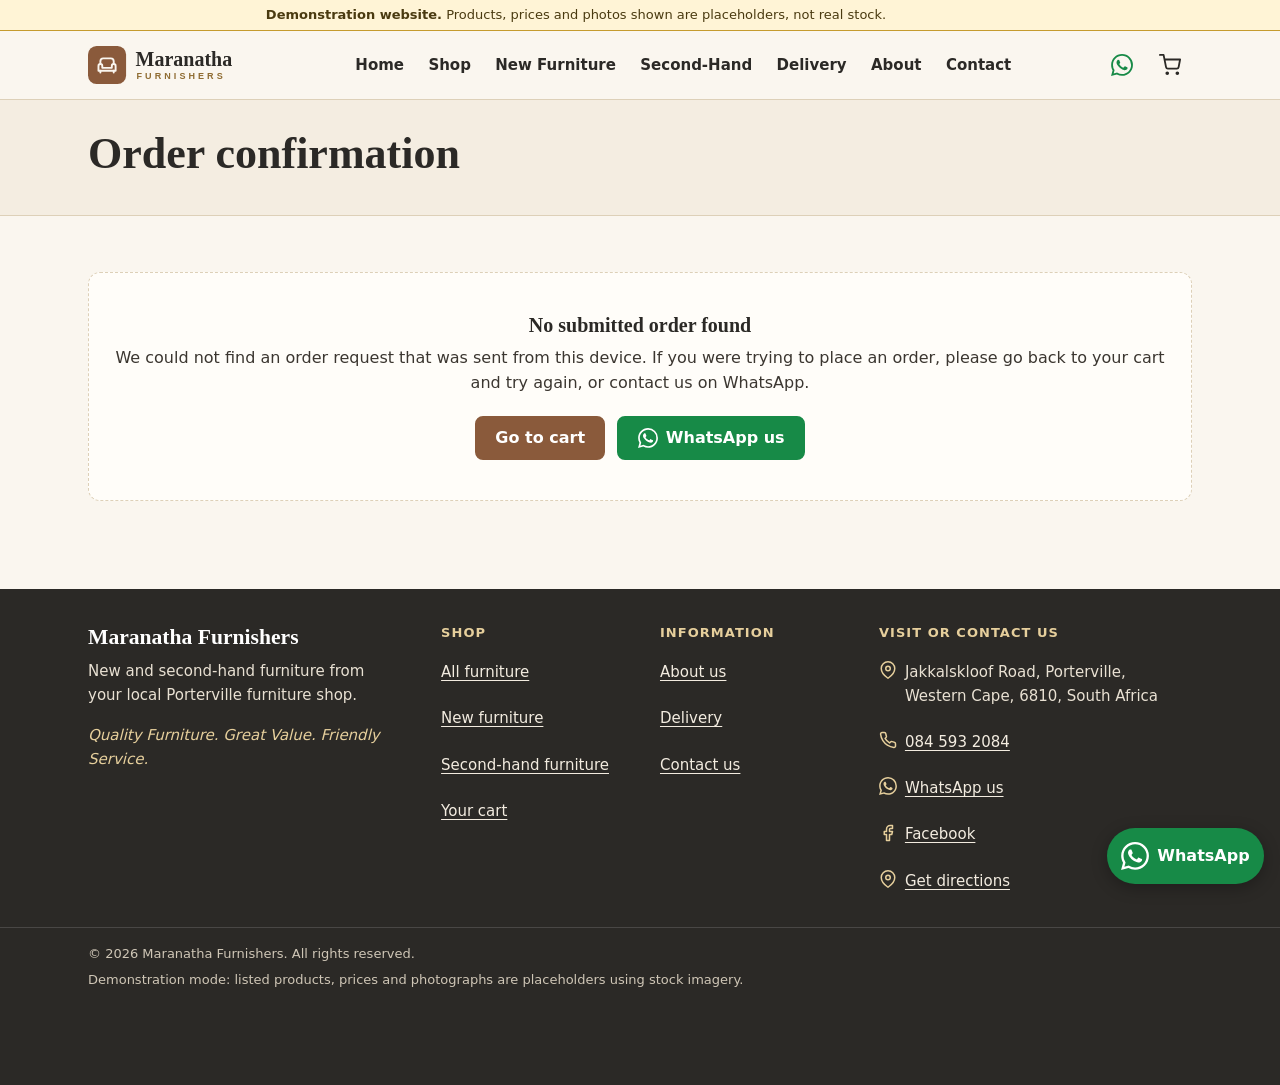
<file: pages/order-confirmation.html>
<!DOCTYPE html>
<html lang="en-ZA">
<head>
    <meta charset="utf-8">
    <meta name="viewport" content="width=device-width, initial-scale=1">
    <title>Order Confirmation | Maranatha Furnishers</title>
    <meta name="description" content="Your order request reference and next steps.">
    <meta name="robots" content="noindex">
    <meta name="theme-color" content="#8a5a3b">
    <link rel="icon" href="../assets/icons/favicon.svg" type="image/svg+xml">
    <link rel="stylesheet" href="../css/main.css">
    <link rel="stylesheet" href="../css/components.css">
    <link rel="stylesheet" href="../css/responsive.css">
</head>
<body data-page="cart">
    <div id="site-header"></div>
    <noscript><p class="notice notice--warning container">This page needs JavaScript. Please enable it, or contact us on WhatsApp or by phone.</p></noscript>

    <main id="main">
        <section class="page-hero">
            <div class="container">
                <h1>Order confirmation</h1>
            </div>
        </section>
        <div class="container section section--tight">
            <div id="confirmation-root"></div>
        </div>
    </main>

    <div id="site-footer"></div>
    <script type="module" src="../js/order-confirmation.js"></script>
</body>
</html>
</file>
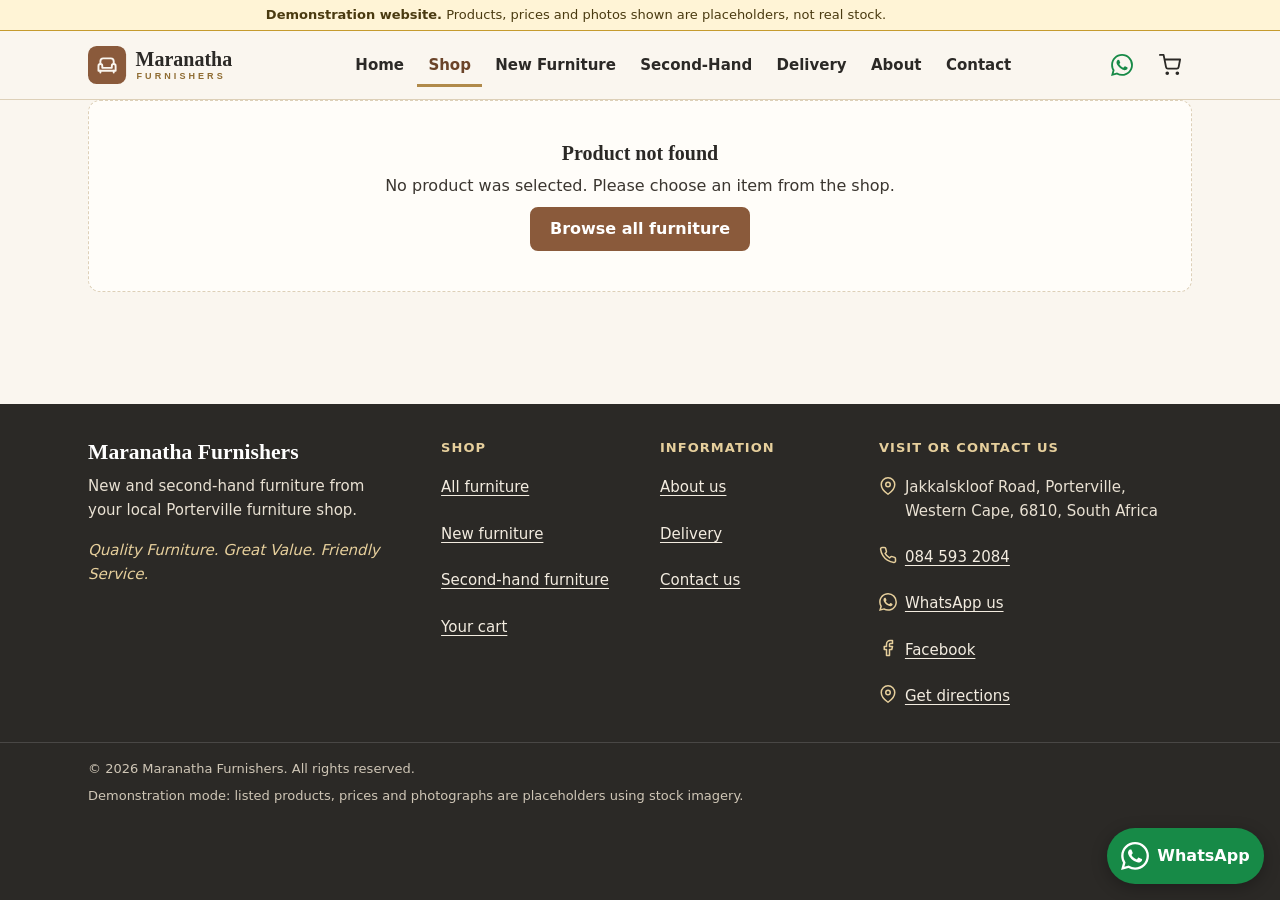
<file: pages/product.html>
<!DOCTYPE html>
<html lang="en-ZA">
<head>
    <meta charset="utf-8">
    <meta name="viewport" content="width=device-width, initial-scale=1">
    <title>Product | Maranatha Furnishers</title>
    <meta name="description" content="Product details from Maranatha Furnishers in Porterville.">
    <meta name="theme-color" content="#8a5a3b">
    <link rel="icon" href="../assets/icons/favicon.svg" type="image/svg+xml">
    <link rel="stylesheet" href="../css/main.css">
    <link rel="stylesheet" href="../css/components.css">
    <link rel="stylesheet" href="../css/responsive.css">
</head>
<body data-page="shop">
    <div id="site-header"></div>
    <noscript><p class="notice notice--warning container">This website needs JavaScript to show products. Please enable it, or contact us on WhatsApp or by phone.</p></noscript>

    <main id="main">
        <div class="container" id="product-root"><p class="loading">Loading product...</p></div>
    </main>

    <div id="site-footer"></div>
    <script type="module" src="../js/product.js"></script>
</body>
</html>
</file>
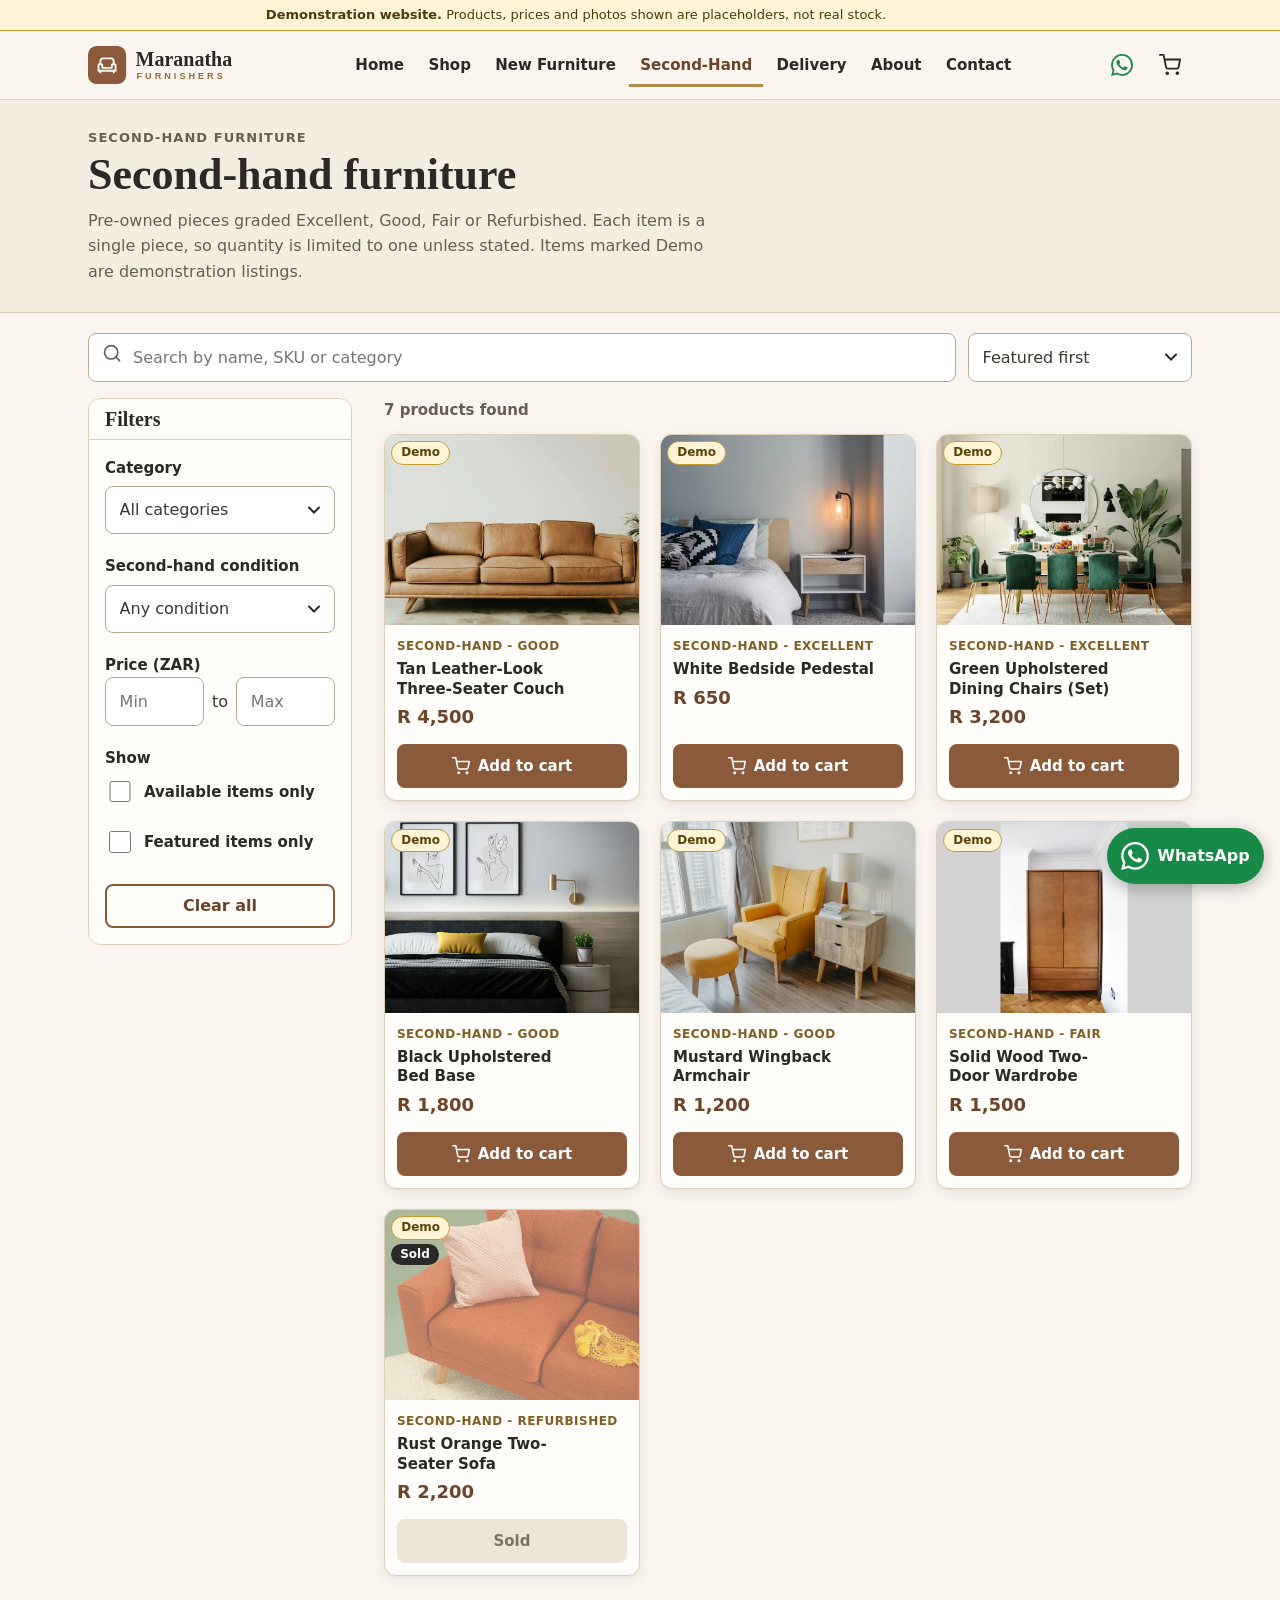
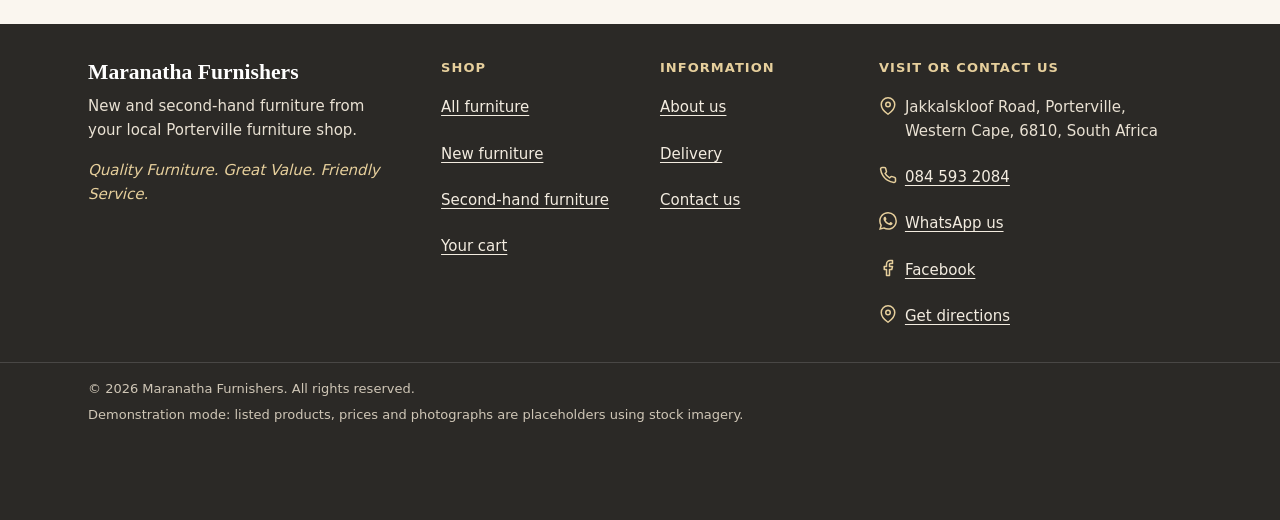
<file: pages/second-hand.html>
<!DOCTYPE html>
<html lang="en-ZA">
<head>
    <meta charset="utf-8">
    <meta name="viewport" content="width=device-width, initial-scale=1">
    <title>Second-Hand Furniture | Maranatha Furnishers</title>
    <meta name="description" content="Browse second-hand furniture from Maranatha Furnishers in Porterville, with the condition shown for every item.">
    <meta name="theme-color" content="#8a5a3b">
    <link rel="icon" href="../assets/icons/favicon.svg" type="image/svg+xml">
    <link rel="stylesheet" href="../css/main.css">
    <link rel="stylesheet" href="../css/components.css">
    <link rel="stylesheet" href="../css/responsive.css">
</head>
<body data-page="second-hand">
    <div id="site-header"></div>
    <noscript><p class="notice notice--warning container">This website needs JavaScript to show products. Please enable it, or contact us on WhatsApp or by phone.</p></noscript>

    <main id="main" data-shop data-condition-lock="second-hand">
        <section class="page-hero">
            <div class="container">
                <p class="eyebrow">Second-hand furniture</p>
                <h1>Second-hand furniture</h1>
                <p>Pre-owned pieces graded Excellent, Good, Fair or Refurbished. Each item is a single piece, so quantity is limited to one unless stated. Items marked Demo are demonstration listings.</p>
            </div>
        </section>
        <div class="container">
            <div id="shop-root"><p class="loading">Loading products...</p></div>
        </div>
    </main>

    <div id="site-footer"></div>
    <script type="module" src="../js/shop.js"></script>
</body>
</html>
</file>
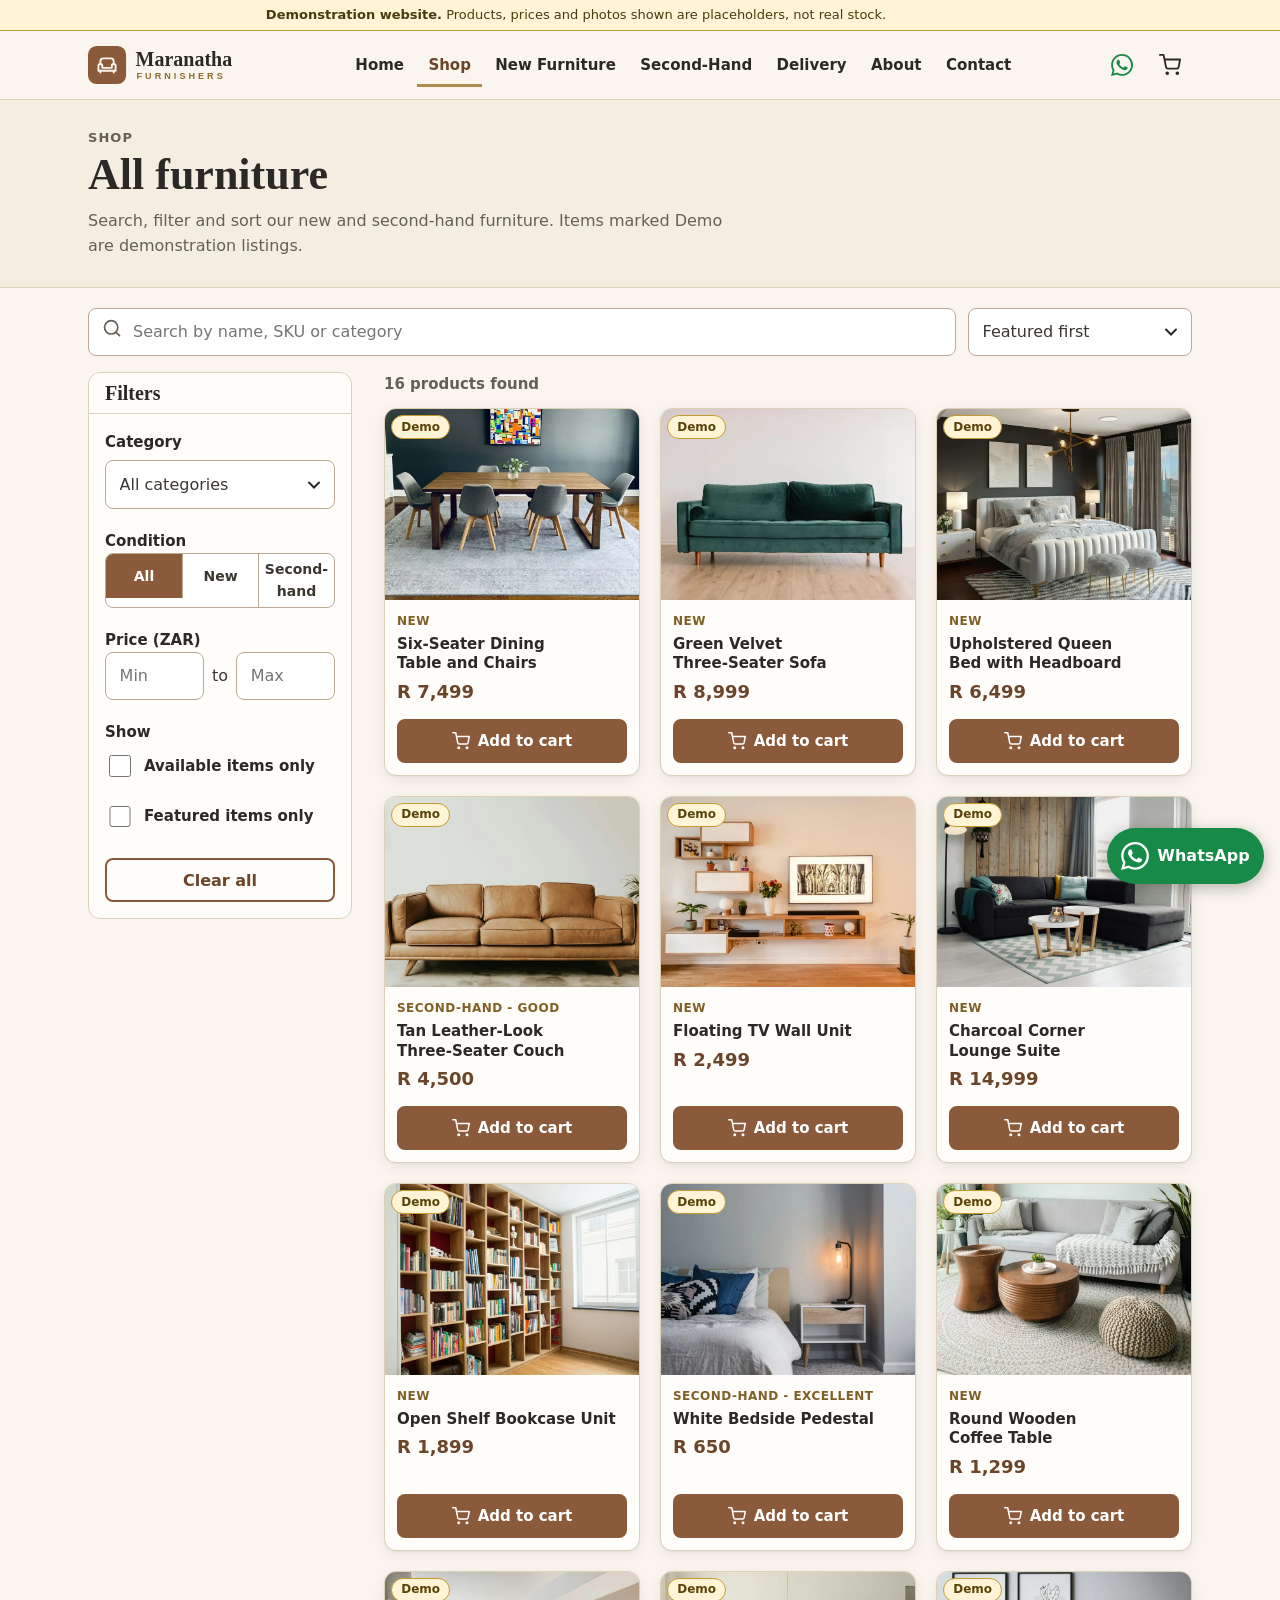
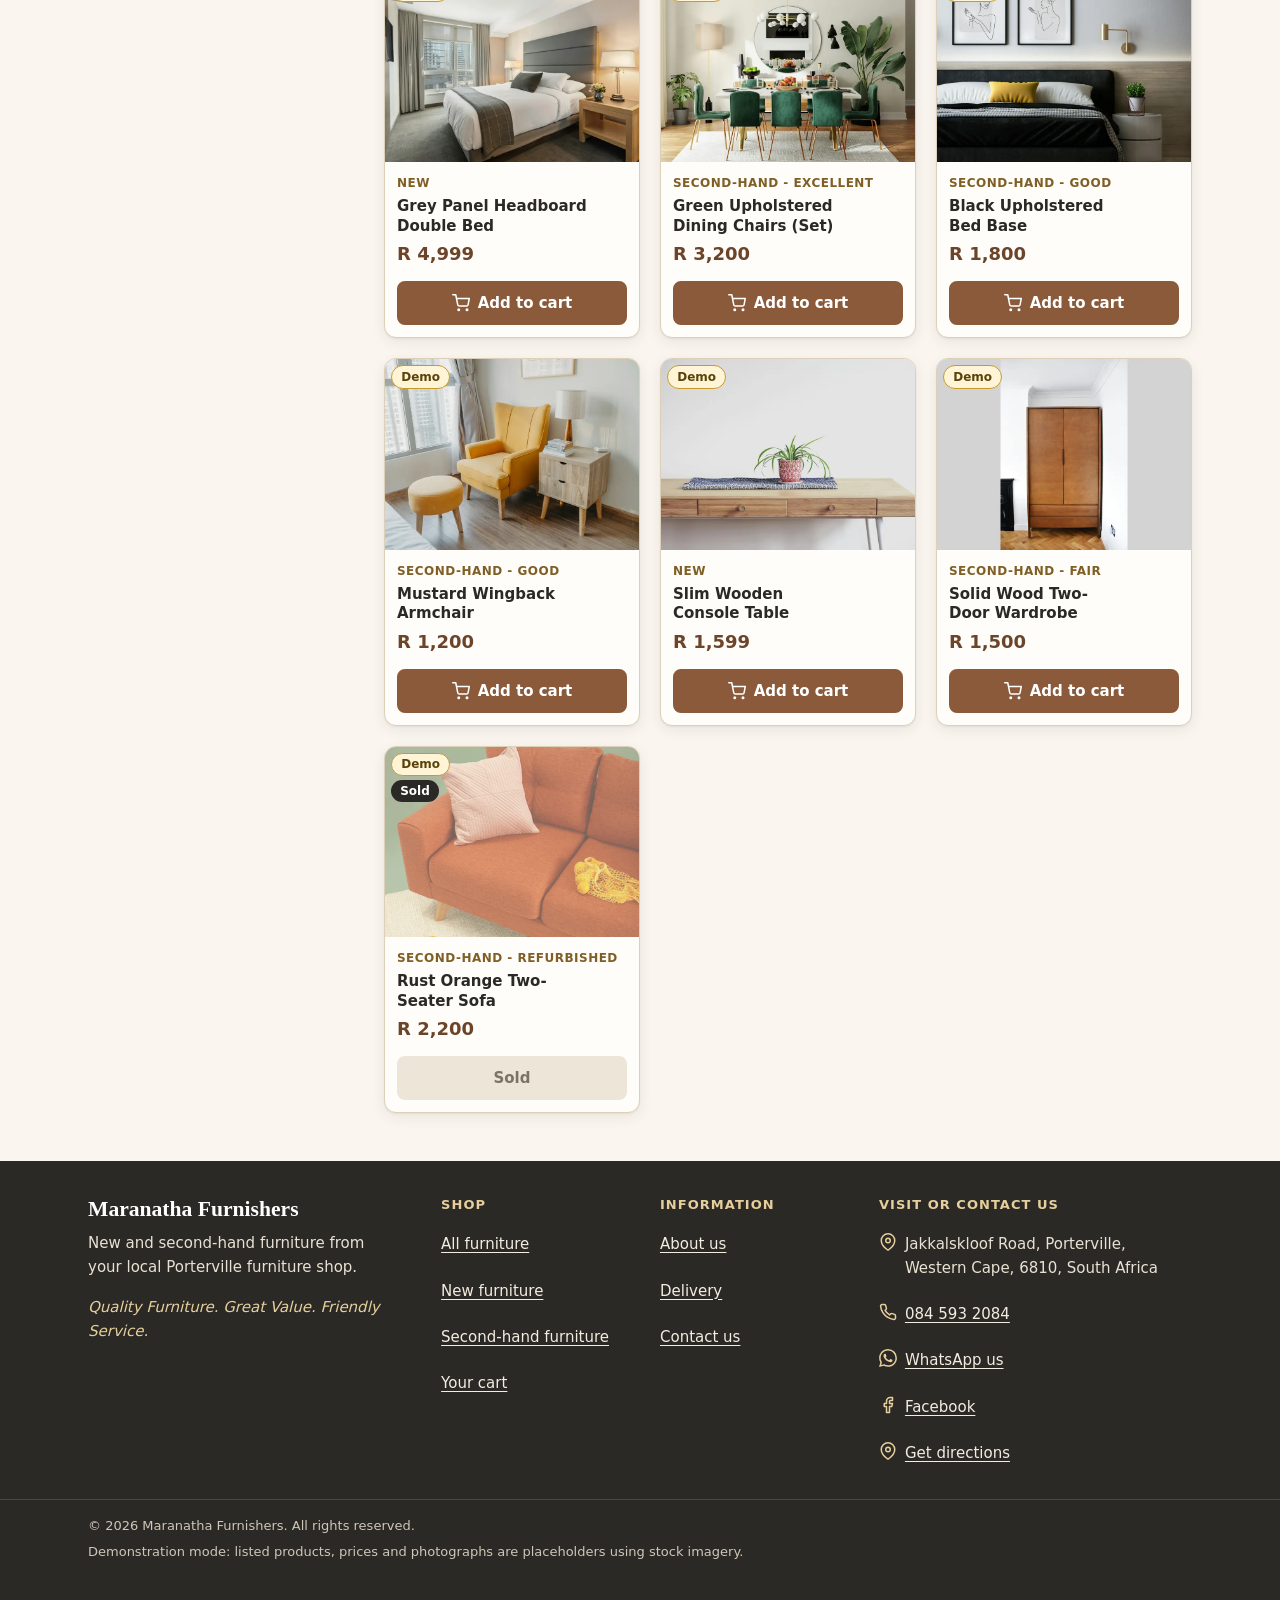
<file: pages/shop.html>
<!DOCTYPE html>
<html lang="en-ZA">
<head>
    <meta charset="utf-8">
    <meta name="viewport" content="width=device-width, initial-scale=1">
    <title>Shop Furniture | Maranatha Furnishers</title>
    <meta name="description" content="Search and filter new and second-hand furniture from Maranatha Furnishers in Porterville.">
    <meta name="theme-color" content="#8a5a3b">
    <link rel="icon" href="../assets/icons/favicon.svg" type="image/svg+xml">
    <link rel="stylesheet" href="../css/main.css">
    <link rel="stylesheet" href="../css/components.css">
    <link rel="stylesheet" href="../css/responsive.css">
</head>
<body data-page="shop">
    <div id="site-header"></div>
    <noscript><p class="notice notice--warning container">This website needs JavaScript to show products. Please enable it, or contact us on WhatsApp or by phone.</p></noscript>

    <main id="main" data-shop data-condition-lock="">
        <section class="page-hero">
            <div class="container">
                <p class="eyebrow">Shop</p>
                <h1>All furniture</h1>
                <p>Search, filter and sort our new and second-hand furniture. Items marked Demo are demonstration listings.</p>
            </div>
        </section>
        <div class="container">
            <div id="shop-root"><p class="loading">Loading products...</p></div>
        </div>
    </main>

    <div id="site-footer"></div>
    <script type="module" src="../js/shop.js"></script>
</body>
</html>
</file>
<file: css/main.css>
/* ==========================================================================
   Maranatha Furnishers - base styles (mobile-first)
   Layout, typography, header, hero, footer. Components live in components.css,
   larger-screen enhancements in responsive.css.
   ========================================================================== */

:root {
    --cream: #faf6ef;
    --cream-2: #f4ede1;
    --card: #fffdf9;
    --sand: #e8dcc6;
    --line: #ddd0b8;
    --charcoal: #2b2926;
    --text: #3b3630;
    --muted: #675f55;
    --wood: #8a5a3b;
    --wood-dark: #6b4429;
    --bronze: #b08a4a;
    --bronze-dark: #7f5f26;
    --bronze-light: #e6cf9c;
    --whatsapp: #178a47;
    --whatsapp-dark: #106b37;
    --danger: #a63a2b;
    --danger-bg: #fbe9e6;
    --success: #2f6b3f;
    --success-bg: #e7f3ea;
    --warning-bg: #fff4d6;
    --warning-line: #c59b2e;

    --font-body: system-ui, -apple-system, "Segoe UI", Roboto, "Helvetica Neue", Arial, sans-serif;
    --font-heading: Georgia, "Times New Roman", serif;

    --container: 72rem;
    --gutter: 1rem;
    --header-h: 3.75rem;
    --touch: 2.75rem;
    --radius: 0.75rem;
    --radius-sm: 0.5rem;
    --shadow: 0 1px 2px rgba(43, 41, 38, 0.06), 0 4px 14px rgba(43, 41, 38, 0.08);
}

*,
*::before,
*::after {
    box-sizing: border-box;
}

html {
    -webkit-text-size-adjust: 100%;
    text-size-adjust: 100%;
    scroll-behavior: smooth;
    scroll-padding-top: calc(var(--header-h) + 1rem);
}

body {
    margin: 0;
    min-height: 100vh;
    display: flex;
    flex-direction: column;
    background: var(--cream);
    color: var(--text);
    font-family: var(--font-body);
    font-size: 1rem;
    line-height: 1.6;
}

body.filters-open {
    overflow: hidden;
}

main {
    flex: 1 0 auto;
}

img,
svg,
iframe {
    max-width: 100%;
}

img {
    display: block;
    height: auto;
}

h1,
h2,
h3,
h4 {
    margin: 0 0 0.5rem;
    color: var(--charcoal);
    font-family: var(--font-heading);
    line-height: 1.2;
    text-wrap: balance;
}

h1 { font-size: clamp(1.75rem, 1.2rem + 2.6vw, 2.75rem); }
h2 { font-size: clamp(1.4rem, 1.1rem + 1.5vw, 2rem); }
h3 { font-size: 1.15rem; }

p {
    margin: 0 0 1rem;
}

a {
    color: var(--wood-dark);
    text-underline-offset: 0.18em;
}

a:hover {
    color: var(--charcoal);
}

ul,
ol {
    margin: 0;
    padding: 0;
}

button,
input,
select,
textarea {
    font: inherit;
    color: inherit;
}

:focus-visible {
    outline: 3px solid var(--bronze);
    outline-offset: 2px;
}

.container {
    width: 100%;
    max-width: var(--container);
    margin-inline: auto;
    padding-inline: var(--gutter);
}

.sr-only {
    position: absolute;
    width: 1px;
    height: 1px;
    margin: -1px;
    padding: 0;
    overflow: hidden;
    clip: rect(0, 0, 0, 0);
    white-space: nowrap;
    border: 0;
}

[hidden] {
    display: none !important;
}

.skip-link {
    position: absolute;
    top: -4rem;
    left: 0.5rem;
    z-index: 200;
    padding: 0.75rem 1rem;
    background: var(--charcoal);
    color: #fff;
    border-radius: var(--radius-sm);
}

.skip-link:focus {
    top: 0.5rem;
    color: #fff;
}

/* ---------- Demo banner ---------- */

.demo-banner {
    background: var(--warning-bg);
    border-bottom: 1px solid var(--warning-line);
    color: #4a3a10;
    font-size: 0.8125rem;
    line-height: 1.35;
    text-align: center;
}

.demo-banner p {
    margin: 0;
    padding-block: 0.4rem;
}

/* ---------- Header ---------- */

.site-header {
    position: sticky;
    top: 0;
    z-index: 100;
    background: rgba(250, 246, 239, 0.98);
    border-bottom: 1px solid var(--line);
}

/* display: contents lets the sticky header stick against the whole page, not its wrapper. */
#site-header {
    display: contents;
}

.header-bar {
    display: flex;
    align-items: center;
    justify-content: space-between;
    gap: 0.25rem;
    min-height: var(--header-h);
}

.logo {
    display: inline-flex;
    align-items: center;
    flex-shrink: 1;
    min-height: var(--touch);
}

.logo img {
    height: 1.875rem;
    width: auto;
}

.header-actions {
    display: flex;
    align-items: center;
    gap: 0.125rem;
}

.icon-btn {
    position: relative;
    display: inline-flex;
    align-items: center;
    justify-content: center;
    width: var(--touch);
    height: var(--touch);
    padding: 0;
    background: transparent;
    border: 0;
    border-radius: 50%;
    color: var(--charcoal);
    cursor: pointer;
    text-decoration: none;
}

.icon-btn:hover {
    background: var(--sand);
    color: var(--charcoal);
}

.icon-btn--whatsapp {
    color: var(--whatsapp);
}

.cart-badge {
    position: absolute;
    top: 0.1rem;
    right: 0.05rem;
    min-width: 1.25rem;
    height: 1.25rem;
    padding: 0 0.3rem;
    background: var(--wood);
    border-radius: 999px;
    color: #fff;
    font-size: 0.75rem;
    font-weight: 700;
    line-height: 1.25rem;
    text-align: center;
}

.icon {
    flex-shrink: 0;
}

/* Mobile navigation drops down beneath the header bar. */
.primary-nav {
    display: none;
    position: absolute;
    top: 100%;
    left: 0;
    right: 0;
    max-height: calc(100vh - var(--header-h) - 2rem);
    overflow-y: auto;
    background: var(--cream);
    border-bottom: 1px solid var(--line);
    box-shadow: 0 12px 24px rgba(43, 41, 38, 0.12);
}

.primary-nav.is-open {
    display: block;
}

.primary-nav__list {
    list-style: none;
}

.primary-nav__link {
    display: flex;
    align-items: center;
    gap: 0.5rem;
    min-height: 3.25rem;
    padding: 0 var(--gutter);
    border-top: 1px solid var(--line);
    color: var(--charcoal);
    font-weight: 600;
    text-decoration: none;
}

.primary-nav__link:hover,
.primary-nav__link[aria-current="page"] {
    background: var(--cream-2);
    color: var(--wood-dark);
}

.primary-nav__link[aria-current="page"] {
    box-shadow: inset 4px 0 0 var(--bronze);
}

/* ---------- Hero ---------- */

.hero {
    position: relative;
    display: flex;
    align-items: flex-end;
    min-height: min(34rem, 82svh);
    overflow: hidden;
    background: var(--charcoal);
    color: #fff;
}

.hero picture,
.hero__image {
    position: absolute;
    inset: 0;
    width: 100%;
    height: 100%;
}

.hero__image {
    object-fit: cover;
}

.hero::after {
    content: "";
    position: absolute;
    inset: 0;
    background: linear-gradient(to top, rgba(28, 21, 16, 0.86) 0%, rgba(28, 21, 16, 0.5) 55%, rgba(28, 21, 16, 0.3) 100%);
}

.hero__content {
    position: relative;
    z-index: 1;
    width: 100%;
    padding-block: 3rem 2rem;
}

.hero h1 {
    max-width: 14ch;
    color: #fff;
}

.hero__eyebrow {
    margin-bottom: 0.75rem;
    color: var(--bronze-light);
    font-size: 0.8125rem;
    font-weight: 700;
    letter-spacing: 0.08em;
    text-transform: uppercase;
}

.hero__text {
    max-width: 36rem;
    margin-bottom: 1.5rem;
    font-size: 1.0625rem;
    color: #f3ece0;
}

.hero__actions {
    display: flex;
    flex-direction: column;
    gap: 0.75rem;
    max-width: 22rem;
}

/* ---------- Sections ---------- */

.section {
    padding-block: 2.5rem;
}

.section--tight {
    padding-block: 1.5rem;
}

.section--alt {
    background: var(--cream-2);
    border-block: 1px solid var(--line);
}

.section-header {
    display: flex;
    flex-wrap: wrap;
    align-items: baseline;
    justify-content: space-between;
    gap: 0.25rem 1rem;
    margin-bottom: 1.25rem;
}

.section-header h2,
.section-title {
    margin: 0;
}

.section-intro {
    max-width: 40rem;
    margin: 0.35rem 0 0;
    color: var(--muted);
}

.eyebrow {
    margin-bottom: 0.35rem;
    color: var(--bronze-dark);
    font-size: 0.8125rem;
    font-weight: 700;
    letter-spacing: 0.08em;
    text-transform: uppercase;
}

.page-hero {
    padding-block: 1.75rem;
    background: var(--cream-2);
    border-bottom: 1px solid var(--line);
}

.page-hero h1 {
    margin-bottom: 0.35rem;
}

.page-hero p {
    max-width: 40rem;
    margin: 0;
    color: var(--muted);
}

.prose p {
    max-width: 65ch;
}

.prose h2 {
    margin-top: 1.75rem;
}

/* ---------- Footer ---------- */

.site-footer {
    flex-shrink: 0;
    margin-top: 2rem;
    background: var(--charcoal);
    color: #e9e1d3;
    font-size: 0.9375rem;
}

.site-footer a {
    color: #f3ece0;
}

.site-footer a:hover {
    color: var(--bronze-light);
}

.footer-grid {
    display: grid;
    gap: 1.75rem;
    padding-block: 2.25rem 1.5rem;
}

.footer-title {
    color: #fff;
    font-size: 1.35rem;
}

.footer-heading {
    margin-bottom: 0.6rem;
    color: var(--bronze-light);
    font-family: var(--font-body);
    font-size: 0.8125rem;
    letter-spacing: 0.08em;
    text-transform: uppercase;
}

.footer-slogan {
    color: var(--bronze-light);
    font-style: italic;
}

.footer-list {
    display: grid;
    gap: 0.15rem;
    list-style: none;
}

.footer-list li {
    display: flex;
    align-items: flex-start;
    gap: 0.5rem;
}

.footer-list li > .icon {
    margin-top: 0.7rem;
    color: var(--bronze-light);
}

.footer-list a {
    display: inline-flex;
    align-items: center;
    min-height: var(--touch);
}

.footer-list li > span {
    padding-block: 0.6rem;
}

.footer-bottom {
    padding-block: 1rem 5.5rem;
    border-top: 1px solid rgba(255, 255, 255, 0.14);
    color: #cfc6b6;
    font-size: 0.8125rem;
}

.footer-bottom p {
    margin: 0 0 0.35rem;
}

/* ---------- Floating WhatsApp ---------- */

.whatsapp-fab {
    position: fixed;
    right: 1rem;
    bottom: 1rem;
    z-index: 90;
    display: inline-flex;
    align-items: center;
    justify-content: center;
    gap: 0.5rem;
    min-width: 3.5rem;
    height: 3.5rem;
    padding: 0 0.9rem;
    background: var(--whatsapp);
    border-radius: 999px;
    box-shadow: 0 4px 16px rgba(0, 0, 0, 0.28);
    color: #fff;
    font-weight: 700;
    text-decoration: none;
}

.whatsapp-fab:hover {
    background: var(--whatsapp-dark);
    color: #fff;
}

.whatsapp-fab {
    transition: transform 0.25s ease, opacity 0.25s ease, background-color 0.15s;
}

.whatsapp-fab.is-tucked:not(:focus-visible) {
    opacity: 0;
    pointer-events: none;
    transform: translateY(5rem);
}

.whatsapp-fab__label {
    display: none;
}

body.filters-open .whatsapp-fab {
    display: none;
}

/* ---------- Toasts ---------- */

.toast-region {
    position: fixed;
    left: 1rem;
    right: 5.5rem;
    bottom: 1rem;
    z-index: 120;
    display: grid;
    gap: 0.5rem;
    max-width: 26rem;
    pointer-events: none;
}

.toast {
    margin: 0;
    padding: 0.75rem 1rem;
    background: var(--charcoal);
    border-radius: var(--radius-sm);
    box-shadow: var(--shadow);
    color: #fff;
    font-size: 0.9375rem;
}

.toast--error {
    background: var(--danger);
}
</file>
<file: css/components.css>
/* ==========================================================================
   Maranatha Furnishers - reusable components
   ========================================================================== */

/* ---------- Buttons ---------- */

.btn {
    display: inline-flex;
    align-items: center;
    justify-content: center;
    gap: 0.5rem;
    min-height: var(--touch);
    padding: 0.6rem 1.15rem;
    background: var(--card);
    border: 2px solid var(--line);
    border-radius: var(--radius-sm);
    color: var(--charcoal);
    font-size: 1rem;
    font-weight: 700;
    line-height: 1.2;
    text-align: center;
    text-decoration: none;
    cursor: pointer;
    transition: background-color 0.15s, border-color 0.15s, color 0.15s;
}

.btn:hover {
    border-color: var(--wood);
    color: var(--charcoal);
}

.btn:disabled,
.btn[aria-disabled="true"] {
    background: #ece5d8;
    border-color: #ece5d8;
    color: #7b7366;
    cursor: not-allowed;
}

.btn--primary {
    background: var(--wood);
    border-color: var(--wood);
    color: #fff;
}

.btn--primary:hover {
    background: var(--wood-dark);
    border-color: var(--wood-dark);
    color: #fff;
}

.btn--outline {
    background: transparent;
    border-color: var(--wood);
    color: var(--wood-dark);
}

.btn--outline:hover {
    background: var(--wood);
    color: #fff;
}

.btn--whatsapp {
    background: var(--whatsapp);
    border-color: var(--whatsapp);
    color: #fff;
}

.btn--whatsapp:hover {
    background: var(--whatsapp-dark);
    border-color: var(--whatsapp-dark);
    color: #fff;
}

.btn--light {
    background: #fff;
    border-color: #fff;
    color: var(--charcoal);
}

.btn--light:hover {
    background: var(--cream-2);
    border-color: var(--cream-2);
}

.btn--large {
    min-height: 3.25rem;
    padding-inline: 1.5rem;
}

.btn--small {
    padding: 0.4rem 0.8rem;
    font-size: 0.9375rem;
}

.btn--block {
    width: 100%;
}

.link-btn {
    display: inline-flex;
    align-items: center;
    gap: 0.35rem;
    min-height: var(--touch);
    padding: 0 0.25rem;
    background: none;
    border: 0;
    color: var(--wood-dark);
    font-weight: 600;
    text-decoration: underline;
    cursor: pointer;
}

/* ---------- Badges ---------- */

.badge {
    display: inline-block;
    padding: 0.15rem 0.55rem;
    background: var(--sand);
    border-radius: 999px;
    color: var(--charcoal);
    font-size: 0.75rem;
    font-weight: 700;
    line-height: 1.4;
}

.badge--demo {
    background: var(--warning-bg);
    border: 1px solid var(--warning-line);
    color: #5a430a;
}

.badge--sold {
    background: var(--charcoal);
    color: #fff;
}

.badge--new {
    background: var(--wood);
    color: #fff;
}

.badge--second-hand {
    background: var(--bronze-light);
    color: #4a3511;
}

.badge--available {
    background: var(--success-bg);
    color: var(--success);
}

/* ---------- Notices and states ---------- */

.notice {
    margin: 0 0 1rem;
    padding: 0.75rem 1rem;
    background: var(--cream-2);
    border-left: 4px solid var(--bronze);
    border-radius: 0 var(--radius-sm) var(--radius-sm) 0;
    font-size: 0.9375rem;
}

.notice p:last-child {
    margin-bottom: 0;
}

.notice--demo,
.notice--warning {
    background: var(--warning-bg);
    border-left-color: var(--warning-line);
}

.notice--error {
    background: var(--danger-bg);
    border-left-color: var(--danger);
}

.notice--success {
    background: var(--success-bg);
    border-left-color: var(--success);
}

.notice .btn {
    margin-top: 0.5rem;
}

.state {
    display: grid;
    justify-items: center;
    gap: 0.5rem;
    padding: 2.5rem 1rem;
    background: var(--card);
    border: 1px dashed var(--line);
    border-radius: var(--radius);
    text-align: center;
}

.state > * {
    margin: 0;
}

.state__title {
    color: var(--charcoal);
    font-family: var(--font-heading);
    font-size: 1.25rem;
    font-weight: 700;
}

.state--error {
    background: var(--danger-bg);
    border-color: var(--danger);
}

.state__actions {
    display: flex;
    flex-wrap: wrap;
    justify-content: center;
    gap: 0.75rem;
    margin-top: 0.75rem;
}

.loading {
    grid-column: 1 / -1;
    padding: 2rem 0;
    color: var(--muted);
    text-align: center;
}

/* ---------- Cards ---------- */

.card {
    padding: 1.25rem;
    background: var(--card);
    border: 1px solid var(--line);
    border-radius: var(--radius);
    box-shadow: var(--shadow);
}

.card > h2,
.card > h3 {
    font-size: 1.25rem;
}

.card > :last-child {
    margin-bottom: 0;
}

/* Product grid and cards */

.product-grid {
    display: grid;
    grid-template-columns: repeat(2, minmax(0, 1fr));
    gap: 0.75rem;
}

.product-card {
    display: flex;
    flex-direction: column;
    overflow: hidden;
    background: var(--card);
    border: 1px solid var(--line);
    border-radius: var(--radius);
    box-shadow: var(--shadow);
}

.product-card__media {
    position: relative;
    display: block;
    aspect-ratio: 4 / 3;
    background: var(--sand);
}

.product-card__media img {
    width: 100%;
    height: 100%;
    object-fit: cover;
}

.product-card.is-unavailable .product-card__media img {
    opacity: 0.55;
}

.product-card__badges {
    position: absolute;
    top: 0.4rem;
    left: 0.4rem;
    display: flex;
    flex-direction: column;
    align-items: flex-start;
    gap: 0.25rem;
}

.product-card__body {
    display: flex;
    flex: 1;
    flex-direction: column;
    gap: 0.25rem;
    padding: 0.75rem;
}

.product-card__meta {
    margin: 0;
    color: var(--bronze-dark);
    font-size: 0.75rem;
    font-weight: 700;
    letter-spacing: 0.04em;
    text-transform: uppercase;
}

.product-card__title {
    display: -webkit-box;
    -webkit-line-clamp: 2;
    line-clamp: 2;
    -webkit-box-orient: vertical;
    margin: 0;
    overflow: hidden;
    font-family: var(--font-body);
    font-size: 0.9375rem;
    font-weight: 700;
    line-height: 1.3;
}

.product-card__title a {
    color: var(--charcoal);
    text-decoration: none;
}

.product-card__title a:hover {
    text-decoration: underline;
}

.product-card__price {
    margin: 0 0 0.5rem;
    color: var(--wood-dark);
    font-size: 1.125rem;
    font-weight: 800;
}

.product-card .btn {
    margin-top: auto;
    padding-inline: 0.5rem;
    font-size: 0.9375rem;
}

/* Category cards */

.category-grid {
    display: grid;
    grid-template-columns: repeat(2, minmax(0, 1fr));
    gap: 0.75rem;
}

.category-card {
    position: relative;
    display: block;
    aspect-ratio: 4 / 3;
    overflow: hidden;
    background: var(--sand);
    border-radius: var(--radius);
    color: #fff;
    text-decoration: none;
}

.category-card img {
    width: 100%;
    height: 100%;
    object-fit: cover;
    transition: transform 0.35s ease;
}

.category-card:hover img {
    transform: scale(1.05);
}

.category-card__label {
    position: absolute;
    inset: auto 0 0;
    display: flex;
    align-items: center;
    justify-content: space-between;
    gap: 0.25rem;
    padding: 1.5rem 0.65rem 0.55rem;
    background: linear-gradient(to top, rgba(28, 21, 16, 0.85), rgba(28, 21, 16, 0));
    font-size: 0.9375rem;
    font-weight: 700;
    line-height: 1.25;
}

.category-card:hover {
    color: #fff;
}

/* Promotion and info tiles */

.promo-grid {
    display: grid;
    gap: 1rem;
}

.promo {
    display: flex;
    flex-direction: column;
    overflow: hidden;
    background: var(--card);
    border: 1px solid var(--line);
    border-radius: var(--radius);
    box-shadow: var(--shadow);
}

.promo img {
    width: 100%;
    aspect-ratio: 16 / 9;
    object-fit: cover;
}

.promo__body {
    display: flex;
    flex: 1;
    flex-direction: column;
    align-items: flex-start;
    gap: 0.25rem;
    padding: 1.25rem;
}

.promo__body p {
    color: var(--muted);
}

.promo__body .btn {
    margin-top: auto;
}

.feature-grid {
    display: grid;
    gap: 1rem;
    list-style: none;
}

.feature {
    display: flex;
    gap: 0.85rem;
    padding: 1rem;
    background: var(--card);
    border: 1px solid var(--line);
    border-radius: var(--radius);
}

.feature__icon {
    display: inline-flex;
    flex-shrink: 0;
    align-items: center;
    justify-content: center;
    width: 2.75rem;
    height: 2.75rem;
    background: var(--sand);
    border-radius: 50%;
    color: var(--wood-dark);
}

.feature h3 {
    margin-bottom: 0.15rem;
    font-family: var(--font-body);
    font-size: 1rem;
}

.feature p {
    margin: 0;
    color: var(--muted);
    font-size: 0.9375rem;
}

.info-grid {
    display: grid;
    gap: 1.25rem;
}

.contact-list {
    display: grid;
    gap: 0.25rem;
    margin: 0 0 1rem;
    list-style: none;
}

.contact-list li {
    display: flex;
    align-items: flex-start;
    gap: 0.65rem;
    padding-block: 0.35rem;
}

.contact-list .icon {
    margin-top: 0.2rem;
    color: var(--wood);
}

.contact-list a {
    display: inline-flex;
    align-items: center;
    min-height: 2rem;
    font-weight: 600;
}

.actions {
    display: flex;
    flex-direction: column;
    gap: 0.75rem;
}

.map-frame {
    position: relative;
    aspect-ratio: 4 / 3;
    overflow: hidden;
    background: var(--sand);
    border: 1px solid var(--line);
    border-radius: var(--radius);
}

.promo-image {
    width: 100%;
    aspect-ratio: 4 / 3;
    object-fit: cover;
    border-radius: var(--radius);
    box-shadow: var(--shadow);
}

.map-frame iframe {
    position: absolute;
    inset: 0;
    width: 100%;
    height: 100%;
    border: 0;
}

.steps {
    display: grid;
    gap: 0.75rem;
    margin: 0 0 1rem;
    padding-left: 1.5rem;
}

.steps li::marker {
    color: var(--wood);
    font-weight: 700;
}

/* ---------- Breadcrumb ---------- */

.breadcrumb {
    padding-block: 1rem 0.75rem;
    font-size: 0.875rem;
}

.breadcrumb ol {
    display: flex;
    flex-wrap: wrap;
    gap: 0.25rem 0.5rem;
    list-style: none;
}

.breadcrumb li + li::before {
    content: "/";
    margin-right: 0.5rem;
    color: var(--muted);
}

.breadcrumb a {
    display: inline-block;
    padding-block: 0.4rem;
}

/* ---------- Forms ---------- */

.form-grid {
    display: grid;
    gap: 1rem;
}

.field {
    display: grid;
    gap: 0.35rem;
}

.field > label,
.field > legend,
.filter-group > label,
.filter-group > legend {
    color: var(--charcoal);
    font-size: 0.9375rem;
    font-weight: 700;
}

.field > legend,
.filter-group > legend {
    padding: 0;
}

fieldset {
    min-width: 0;
    margin: 0;
    padding: 0;
    border: 0;
}

.req {
    color: var(--danger);
}

.hint {
    margin: 0;
    color: var(--muted);
    font-size: 0.875rem;
}

.input,
.select,
.textarea {
    width: 100%;
    min-height: 3rem;
    padding: 0.65rem 0.85rem;
    background: #fff;
    border: 1.5px solid #b9ab92;
    border-radius: var(--radius-sm);
    font-size: 1rem;
}

.textarea {
    min-height: 6.5rem;
    resize: vertical;
}

.select {
    appearance: none;
    padding-right: 2.5rem;
    background-image: url("data:image/svg+xml,%3Csvg xmlns='http://www.w3.org/2000/svg' width='12' height='8' viewBox='0 0 12 8'%3E%3Cpath d='M1 1.5l5 5 5-5' fill='none' stroke='%232b2926' stroke-width='2' stroke-linecap='round'/%3E%3C/svg%3E");
    background-position: right 0.9rem center;
    background-repeat: no-repeat;
}

.input:focus-visible,
.select:focus-visible,
.textarea:focus-visible {
    border-color: var(--wood);
    outline: 3px solid rgba(176, 138, 74, 0.55);
    outline-offset: 0;
}

.has-error .input,
.has-error .select,
.has-error .textarea,
.input[aria-invalid="true"] {
    border-color: var(--danger);
    background: #fffafa;
}

.field__error {
    margin: 0;
    color: var(--danger);
    font-size: 0.875rem;
    font-weight: 600;
}

.option-cards {
    display: grid;
    gap: 0.5rem;
}

.option-card {
    display: flex;
    align-items: center;
    gap: 0.75rem;
    min-height: 3.5rem;
    padding: 0.6rem 0.9rem;
    background: #fff;
    border: 1.5px solid #b9ab92;
    border-radius: var(--radius-sm);
    cursor: pointer;
}

.option-card input {
    flex-shrink: 0;
    width: 1.35rem;
    height: 1.35rem;
    accent-color: var(--wood);
}

.option-card small {
    display: block;
    color: var(--muted);
}

.option-card:has(input:checked) {
    background: var(--cream-2);
    border-color: var(--wood);
    box-shadow: inset 0 0 0 1px var(--wood);
}

.option-card:has(input:focus-visible) {
    outline: 3px solid var(--bronze);
    outline-offset: 2px;
}

.check {
    display: flex;
    align-items: center;
    gap: 0.65rem;
    min-height: var(--touch);
    cursor: pointer;
}

.check input {
    flex-shrink: 0;
    width: 1.35rem;
    height: 1.35rem;
    accent-color: var(--wood);
}

.hp {
    position: absolute;
    left: -9999px;
    width: 1px;
    height: 1px;
    overflow: hidden;
}

/* ---------- Shop: search, filters, toolbar ---------- */

.shop-toolbar {
    display: grid;
    gap: 0.75rem;
    padding-block: 1.25rem 1rem;
}

.search-form {
    position: relative;
}

.search-form__icon {
    position: absolute;
    top: 50%;
    left: 0.85rem;
    color: var(--muted);
    transform: translateY(-50%);
    pointer-events: none;
}

.search-form input {
    width: 100%;
    min-height: 3rem;
    padding: 0.65rem 0.85rem 0.65rem 2.75rem;
    background: #fff;
    border: 1.5px solid #b9ab92;
    border-radius: var(--radius-sm);
    font-size: 1rem;
}

.shop-toolbar__row {
    display: grid;
    grid-template-columns: 1fr 1fr;
    gap: 0.75rem;
}

.filter-toggle {
    position: relative;
}

.filter-toggle__count {
    display: inline-flex;
    align-items: center;
    justify-content: center;
    min-width: 1.35rem;
    height: 1.35rem;
    padding: 0 0.3rem;
    background: var(--wood);
    border-radius: 999px;
    color: #fff;
    font-size: 0.75rem;
}

.filter-backdrop {
    position: fixed;
    inset: 0;
    z-index: 130;
    background: rgba(20, 15, 10, 0.5);
}

.filter-panel {
    position: fixed;
    inset: 0 auto 0 0;
    z-index: 140;
    display: flex;
    flex-direction: column;
    width: min(92vw, 22rem);
    background: var(--cream);
    box-shadow: 8px 0 30px rgba(0, 0, 0, 0.25);
    transform: translateX(-102%);
    visibility: hidden;
    transition: transform 0.25s ease, visibility 0s linear 0.25s;
}

.filter-panel.is-open {
    transform: none;
    visibility: visible;
    transition: transform 0.25s ease;
}

.filter-panel__header {
    display: flex;
    align-items: center;
    justify-content: space-between;
    padding: 0.5rem 0.5rem 0.5rem 1rem;
    border-bottom: 1px solid var(--line);
}

.filter-panel__header h2 {
    margin: 0;
    font-size: 1.25rem;
}

.filter-panel__form {
    display: flex;
    flex: 1;
    flex-direction: column;
    gap: 1.25rem;
    padding: 1rem;
    overflow-y: auto;
}

.filter-group {
    display: grid;
    gap: 0.4rem;
}

.filter-panel__footer {
    position: sticky;
    bottom: -1rem;
    display: grid;
    grid-template-columns: 1fr 1.4fr;
    gap: 0.75rem;
    margin: auto -1rem -1rem;
    padding: 0.85rem 1rem;
    background: var(--cream);
    border-top: 1px solid var(--line);
}

.price-range {
    display: grid;
    grid-template-columns: 1fr auto 1fr;
    align-items: center;
    gap: 0.5rem;
}

.segmented {
    display: grid;
    grid-template-columns: repeat(3, 1fr);
    border: 1.5px solid #b9ab92;
    border-radius: var(--radius-sm);
    overflow: hidden;
    background: #fff;
}

.segmented label {
    position: relative;
    display: block;
}

.segmented input {
    position: absolute;
    opacity: 0;
    inset: 0;
}

.segmented span {
    display: flex;
    align-items: center;
    justify-content: center;
    min-height: 2.75rem;
    padding: 0.25rem;
    font-size: 0.875rem;
    font-weight: 700;
    text-align: center;
    cursor: pointer;
}

.segmented label + label span {
    border-left: 1.5px solid #b9ab92;
}

.segmented input:checked + span {
    background: var(--wood);
    color: #fff;
}

.segmented input:focus-visible + span {
    outline: 3px solid var(--bronze);
    outline-offset: -3px;
}

.result-count {
    margin: 0 0 0.75rem;
    color: var(--muted);
    font-size: 0.9375rem;
    font-weight: 600;
}

.shop-results {
    min-width: 0;
    padding-bottom: 1rem;
}

.product-grid > .state {
    grid-column: 1 / -1;
}

/* ---------- Product detail ---------- */

.product-detail {
    display: grid;
    gap: 1.5rem;
    padding-bottom: 1.5rem;
}

.gallery {
    min-width: 0;
}

.gallery__stage {
    position: relative;
}

.gallery__viewport {
    display: flex;
    overflow-x: auto;
    border-radius: var(--radius);
    background: var(--sand);
    outline-offset: 2px;
    scroll-snap-type: x mandatory;
    scrollbar-width: none;
    overscroll-behavior-x: contain;
}

.gallery__viewport::-webkit-scrollbar {
    display: none;
}

.gallery__slide {
    flex: 0 0 100%;
    margin: 0;
    scroll-snap-align: start;
    scroll-snap-stop: always;
}

.gallery__slide img {
    width: 100%;
    aspect-ratio: 4 / 3;
    object-fit: cover;
}

.gallery__nav {
    position: absolute;
    top: 50%;
    display: none;
    align-items: center;
    justify-content: center;
    width: var(--touch);
    height: var(--touch);
    background: rgba(255, 253, 249, 0.92);
    border: 0;
    border-radius: 50%;
    box-shadow: var(--shadow);
    color: var(--charcoal);
    cursor: pointer;
    transform: translateY(-50%);
}

.gallery__nav--prev { left: 0.6rem; }
.gallery__nav--next { right: 0.6rem; }

.gallery__counter {
    position: absolute;
    right: 0.6rem;
    bottom: 0.6rem;
    margin: 0;
    padding: 0.1rem 0.6rem;
    background: rgba(28, 21, 16, 0.75);
    border-radius: 999px;
    color: #fff;
    font-size: 0.8125rem;
    font-weight: 700;
}

.gallery__thumbs {
    display: flex;
    gap: 0.5rem;
    margin-top: 0.6rem;
}

.gallery__thumb {
    width: 4.5rem;
    min-height: var(--touch);
    padding: 0;
    overflow: hidden;
    background: var(--sand);
    border: 3px solid transparent;
    border-radius: var(--radius-sm);
    cursor: pointer;
}

.gallery__thumb img {
    width: 100%;
    aspect-ratio: 4 / 3;
    object-fit: cover;
}

.gallery__thumb[aria-current="true"] {
    border-color: var(--wood);
}

.product-info__badges {
    display: flex;
    flex-wrap: wrap;
    gap: 0.4rem;
    margin-bottom: 0.75rem;
}

.product-info__title {
    margin-bottom: 0.25rem;
}

.product-info__sku {
    margin-bottom: 0.5rem;
    color: var(--muted);
    font-size: 0.9375rem;
}

.product-info__price {
    margin-bottom: 1rem;
    color: var(--wood-dark);
    font-family: var(--font-heading);
    font-size: 2rem;
    font-weight: 700;
    line-height: 1.1;
}

.spec-list {
    margin: 0 0 1.25rem;
    background: var(--card);
    border: 1px solid var(--line);
    border-radius: var(--radius);
}

.spec-list > div {
    display: grid;
    grid-template-columns: 7.5rem 1fr;
    gap: 0.75rem;
    padding: 0.65rem 0.9rem;
}

.spec-list > div + div {
    border-top: 1px solid var(--line);
}

.spec-list dt {
    color: var(--muted);
    font-size: 0.9375rem;
}

.spec-list dd {
    margin: 0;
    font-weight: 600;
}

.purchase {
    display: grid;
    gap: 0.75rem;
    margin-bottom: 1rem;
}

.purchase__row {
    display: flex;
    flex-wrap: wrap;
    gap: 0.75rem;
}

.purchase__add {
    flex: 1 1 11rem;
}

.purchase__note,
.purchase__message {
    margin: 0;
    font-size: 0.9375rem;
}

.purchase__note {
    color: var(--muted);
}

.purchase__message:empty {
    display: none;
}

.purchase__message.is-success {
    color: var(--success);
    font-weight: 700;
}

.purchase__message.is-error {
    color: var(--danger);
    font-weight: 700;
}

.qty {
    display: inline-flex;
    align-items: center;
    background: #fff;
    border: 1.5px solid #b9ab92;
    border-radius: var(--radius-sm);
}

.qty__btn {
    display: inline-flex;
    align-items: center;
    justify-content: center;
    width: 3rem;
    height: 3rem;
    padding: 0;
    background: transparent;
    border: 0;
    color: var(--charcoal);
    cursor: pointer;
}

.qty__btn:disabled {
    color: #b3a995;
    cursor: not-allowed;
}

.qty__input {
    width: 3rem;
    height: 3rem;
    padding: 0;
    background: transparent;
    border: 0;
    font-size: 1.0625rem;
    font-weight: 700;
    text-align: center;
    appearance: textfield;
    -moz-appearance: textfield;
}

.qty__input::-webkit-outer-spin-button,
.qty__input::-webkit-inner-spin-button {
    margin: 0;
    -webkit-appearance: none;
}

.qty__value {
    min-width: 2.25rem;
    font-weight: 700;
    text-align: center;
}

/* ---------- Cart ---------- */

.cart-layout,
.checkout-layout {
    display: grid;
    gap: 1.5rem;
}

.cart-list {
    display: grid;
    gap: 0.75rem;
    list-style: none;
}

.cart-item {
    display: grid;
    grid-template-columns: 5.5rem minmax(0, 1fr);
    grid-template-areas:
        "image details"
        "controls controls";
    gap: 0.75rem;
    padding: 0.85rem;
    background: var(--card);
    border: 1px solid var(--line);
    border-radius: var(--radius);
}

.cart-item.has-issue {
    border-color: var(--danger);
}

.cart-item__image {
    grid-area: image;
}

.cart-item__image img {
    width: 100%;
    aspect-ratio: 4 / 3;
    object-fit: cover;
    border-radius: var(--radius-sm);
}

.cart-item__details {
    grid-area: details;
    min-width: 0;
}

.cart-item__title {
    margin: 0 0 0.15rem;
    font-family: var(--font-body);
    font-size: 1rem;
    font-weight: 700;
}

.cart-item__title a {
    color: var(--charcoal);
    text-decoration: none;
}

.cart-item__meta,
.cart-item__price,
.cart-item__note {
    margin: 0;
    color: var(--muted);
    font-size: 0.875rem;
}

.cart-item__issue {
    margin: 0.35rem 0 0;
    color: var(--danger);
    font-size: 0.875rem;
    font-weight: 700;
}

.cart-item__controls {
    grid-area: controls;
    display: flex;
    flex-wrap: wrap;
    align-items: center;
    justify-content: space-between;
    gap: 0.5rem 0.75rem;
    padding-top: 0.6rem;
    border-top: 1px solid var(--line);
}

.cart-item__total {
    margin: 0;
    color: var(--charcoal);
    font-size: 1.125rem;
    font-weight: 800;
}

.qty--small .qty__btn {
    width: var(--touch);
    height: var(--touch);
}

.cart-summary,
.checkout-summary {
    display: grid;
    align-content: start;
    gap: 0.75rem;
    padding: 1.1rem;
    background: var(--card);
    border: 1px solid var(--line);
    border-radius: var(--radius);
    box-shadow: var(--shadow);
}

.cart-summary h2,
.checkout-summary h2 {
    margin: 0;
    font-size: 1.25rem;
}

.cart-summary .notice,
.checkout-summary .notice {
    margin: 0;
}

.summary-list {
    display: grid;
    gap: 0.5rem;
    margin: 0;
}

.summary-list > div {
    display: flex;
    justify-content: space-between;
    gap: 1rem;
}

.summary-list dt {
    color: var(--muted);
}

.summary-list dd {
    margin: 0;
    font-weight: 700;
    text-align: right;
}

.summary-list__total {
    padding-top: 0.6rem;
    border-top: 1px solid var(--line);
}

.summary-list__total dt {
    color: var(--charcoal);
    font-weight: 700;
}

.summary-items {
    display: grid;
    gap: 0.75rem;
    list-style: none;
}

.summary-item {
    display: flex;
    align-items: flex-start;
    gap: 0.65rem;
}

.summary-item img {
    flex-shrink: 0;
    width: 4rem;
    height: 3rem;
    object-fit: cover;
    border-radius: 0.35rem;
}

.summary-item__info {
    flex: 1;
    min-width: 0;
}

.summary-item__info p,
.summary-item__total {
    margin: 0;
}

.summary-item__name {
    font-weight: 700;
    line-height: 1.3;
}

.summary-item__meta {
    color: var(--muted);
    font-size: 0.8125rem;
}

.summary-item__total {
    font-weight: 700;
    white-space: nowrap;
}

/* ---------- Checkout and confirmation ---------- */

.checkout-form {
    display: grid;
    gap: 1.25rem;
}

.checkout-form h2 {
    margin: 0;
    font-size: 1.25rem;
}

.form-section {
    display: grid;
    gap: 1rem;
    padding: 1.1rem;
    background: var(--card);
    border: 1px solid var(--line);
    border-radius: var(--radius);
}

.confirmation {
    display: grid;
    gap: 1.25rem;
}

.confirmation__banner {
    display: flex;
    align-items: flex-start;
    gap: 1rem;
    padding: 1.25rem;
    background: var(--success-bg);
    border: 1px solid #b7d6bf;
    border-radius: var(--radius);
}

.confirmation__banner h2,
.confirmation__banner p {
    margin: 0;
}

.confirmation__icon {
    display: inline-flex;
    flex-shrink: 0;
    align-items: center;
    justify-content: center;
    width: 3rem;
    height: 3rem;
    background: var(--success);
    border-radius: 50%;
    color: #fff;
}

.reference {
    margin: 0;
    padding: 0.85rem 1rem;
    background: var(--charcoal);
    border-radius: var(--radius-sm);
    color: #fff;
    overflow-wrap: anywhere;
}

.reference strong {
    display: block;
    color: var(--bronze-light);
    font-family: ui-monospace, "Cascadia Mono", Consolas, monospace;
    font-size: 1.35rem;
    letter-spacing: 0.04em;
}

.confirmation__grid {
    display: grid;
    gap: 1.25rem;
}

.detail-list {
    display: grid;
    gap: 0.65rem;
    margin: 0;
}

.detail-list dt {
    color: var(--muted);
    font-size: 0.875rem;
}

.detail-list dd {
    margin: 0;
    font-weight: 600;
    overflow-wrap: anywhere;
}
</file>
<file: css/responsive.css>
/* ==========================================================================
   Maranatha Furnishers - responsive enhancements
   Base styles are written for phones; these queries only add to them.
   Breakpoints: 30em (480px), 40em (640px), 48em (768px), 64em (1024px), 80em (1280px)
   ========================================================================== */

/* Very narrow phones (320px class): single-column products, tighter header. */
@media (max-width: 20.9375em) {
    :root {
        --gutter: 0.875rem;
    }

    .logo img {
        height: 1.625rem;
    }

    .product-grid {
        grid-template-columns: minmax(0, 1fr);
    }

    .category-card__label {
        font-size: 0.875rem;
    }

    .spec-list > div {
        grid-template-columns: 1fr;
        gap: 0.1rem;
    }
}

@media (min-width: 30em) {
    .hero__actions {
        flex-direction: row;
        flex-wrap: wrap;
        max-width: none;
    }

    .hero__actions .btn {
        min-width: 13rem;
    }

    .logo img {
        height: 2.125rem;
    }
}

@media (min-width: 40em) {
    :root {
        --gutter: 1.5rem;
    }

    .product-grid {
        grid-template-columns: repeat(3, minmax(0, 1fr));
        gap: 1rem;
    }

    .feature-grid {
        grid-template-columns: repeat(2, minmax(0, 1fr));
    }

    .footer-grid {
        grid-template-columns: repeat(2, minmax(0, 1fr));
    }

    .option-cards {
        grid-template-columns: 1fr 1fr;
    }

    .form-grid--2 {
        grid-template-columns: 1fr 1fr;
    }

    .form-grid--2 > .field--full {
        grid-column: 1 / -1;
    }

    .whatsapp-fab__label {
        display: inline;
    }

    .toast-region {
        right: 11rem;
    }

    .actions {
        flex-direction: row;
        flex-wrap: wrap;
    }

    .confirmation__grid {
        grid-template-columns: repeat(2, minmax(0, 1fr));
        align-items: start;
    }
}

@media (min-width: 48em) {
    .section {
        padding-block: 3.5rem;
    }

    .hero {
        min-height: min(38rem, 78svh);
    }

    .hero__content {
        padding-block: 4rem 3.5rem;
    }

    .hero h1 {
        max-width: 16ch;
    }

    .hero__text {
        font-size: 1.1875rem;
    }

    .category-grid {
        grid-template-columns: repeat(4, minmax(0, 1fr));
        gap: 1rem;
    }

    .category-card__label {
        padding-inline: 0.85rem;
        font-size: 1rem;
    }

    .promo-grid,
    .info-grid {
        grid-template-columns: repeat(2, minmax(0, 1fr));
        gap: 1.5rem;
    }

    .map-frame--wide {
        aspect-ratio: 21 / 9;
    }

    .info-grid--about {
        grid-template-columns: 1.1fr 1fr;
        align-items: center;
    }

    .product-detail {
        grid-template-columns: minmax(0, 1.1fr) minmax(0, 1fr);
        gap: 2.5rem;
        align-items: start;
    }

    .gallery {
        position: sticky;
        top: calc(var(--header-h) + 1rem);
    }

    .gallery__nav {
        display: inline-flex;
    }

    .gallery__thumb {
        width: 5.5rem;
    }

    .cart-item {
        grid-template-columns: 8rem minmax(0, 1fr) auto;
        grid-template-areas: "image details controls";
        align-items: center;
        padding: 1rem;
    }

    .cart-item__controls {
        flex-direction: column;
        align-items: flex-end;
        padding-top: 0;
        border-top: 0;
    }

    .form-section {
        padding: 1.5rem;
    }
}

@media (min-width: 64em) {
    :root {
        --header-h: 4.25rem;
    }

    .logo img {
        height: 2.375rem;
    }

    .nav-toggle {
        display: none;
    }

    .primary-nav {
        position: static;
        display: block;
        flex: 1;
        max-height: none;
        overflow: visible;
        background: transparent;
        border: 0;
        box-shadow: none;
    }

    .primary-nav__list {
        display: flex;
        flex-wrap: wrap;
        justify-content: center;
        gap: 0.125rem;
    }

    .primary-nav__link {
        min-height: var(--touch);
        padding: 0 0.7rem;
        border-top: 0;
        border-radius: var(--radius-sm);
        font-size: 0.9375rem;
    }

    .primary-nav__link[aria-current="page"] {
        background: transparent;
        box-shadow: inset 0 -3px 0 var(--bronze);
        border-radius: 0;
    }

    .primary-nav__extra {
        display: none;
    }

    .header-actions {
        gap: 0.25rem;
    }

    .feature-grid {
        grid-template-columns: repeat(4, minmax(0, 1fr));
    }

    .footer-grid {
        grid-template-columns: 1.4fr 0.8fr 0.8fr 1.4fr;
        gap: 2.5rem;
    }

    .shop-toolbar {
        grid-template-columns: minmax(0, 1fr) auto;
        align-items: center;
    }

    .shop-toolbar__row {
        grid-template-columns: 14rem;
    }

    .filter-toggle,
    .filter-backdrop,
    .filter-panel__header .icon-btn,
    [data-show-results] {
        display: none !important;
    }

    .shop-layout {
        display: grid;
        grid-template-columns: 16.5rem minmax(0, 1fr);
        gap: 2rem;
        align-items: start;
    }

    .filter-panel {
        position: sticky;
        top: calc(var(--header-h) + 1rem);
        inset-inline: auto;
        width: auto;
        max-height: calc(100vh - var(--header-h) - 2rem);
        background: var(--card);
        border: 1px solid var(--line);
        border-radius: var(--radius);
        box-shadow: none;
        transform: none;
        visibility: visible;
        overflow: hidden;
    }

    body.filters-open {
        overflow: visible;
    }

    .filter-panel__footer {
        grid-template-columns: 1fr;
        position: static;
        margin: 0;
        padding: 0;
        background: none;
        border: 0;
    }

    .cart-layout,
    .checkout-layout {
        grid-template-columns: minmax(0, 1fr) 24rem;
        gap: 2rem;
        align-items: start;
    }

    .cart-summary,
    .checkout-summary {
        position: sticky;
        top: calc(var(--header-h) + 1rem);
    }

    .checkout-summary {
        grid-column: 2;
        grid-row: 1;
    }

    .checkout-form {
        grid-column: 1;
        grid-row: 1;
    }
}

@media (min-width: 80em) {
    .product-grid {
        gap: 1.25rem;
    }
}

@media (prefers-reduced-motion: reduce) {
    html {
        scroll-behavior: auto;
    }

    *,
    *::before,
    *::after {
        transition-duration: 0.01ms !important;
        animation-duration: 0.01ms !important;
    }
}
</file>
